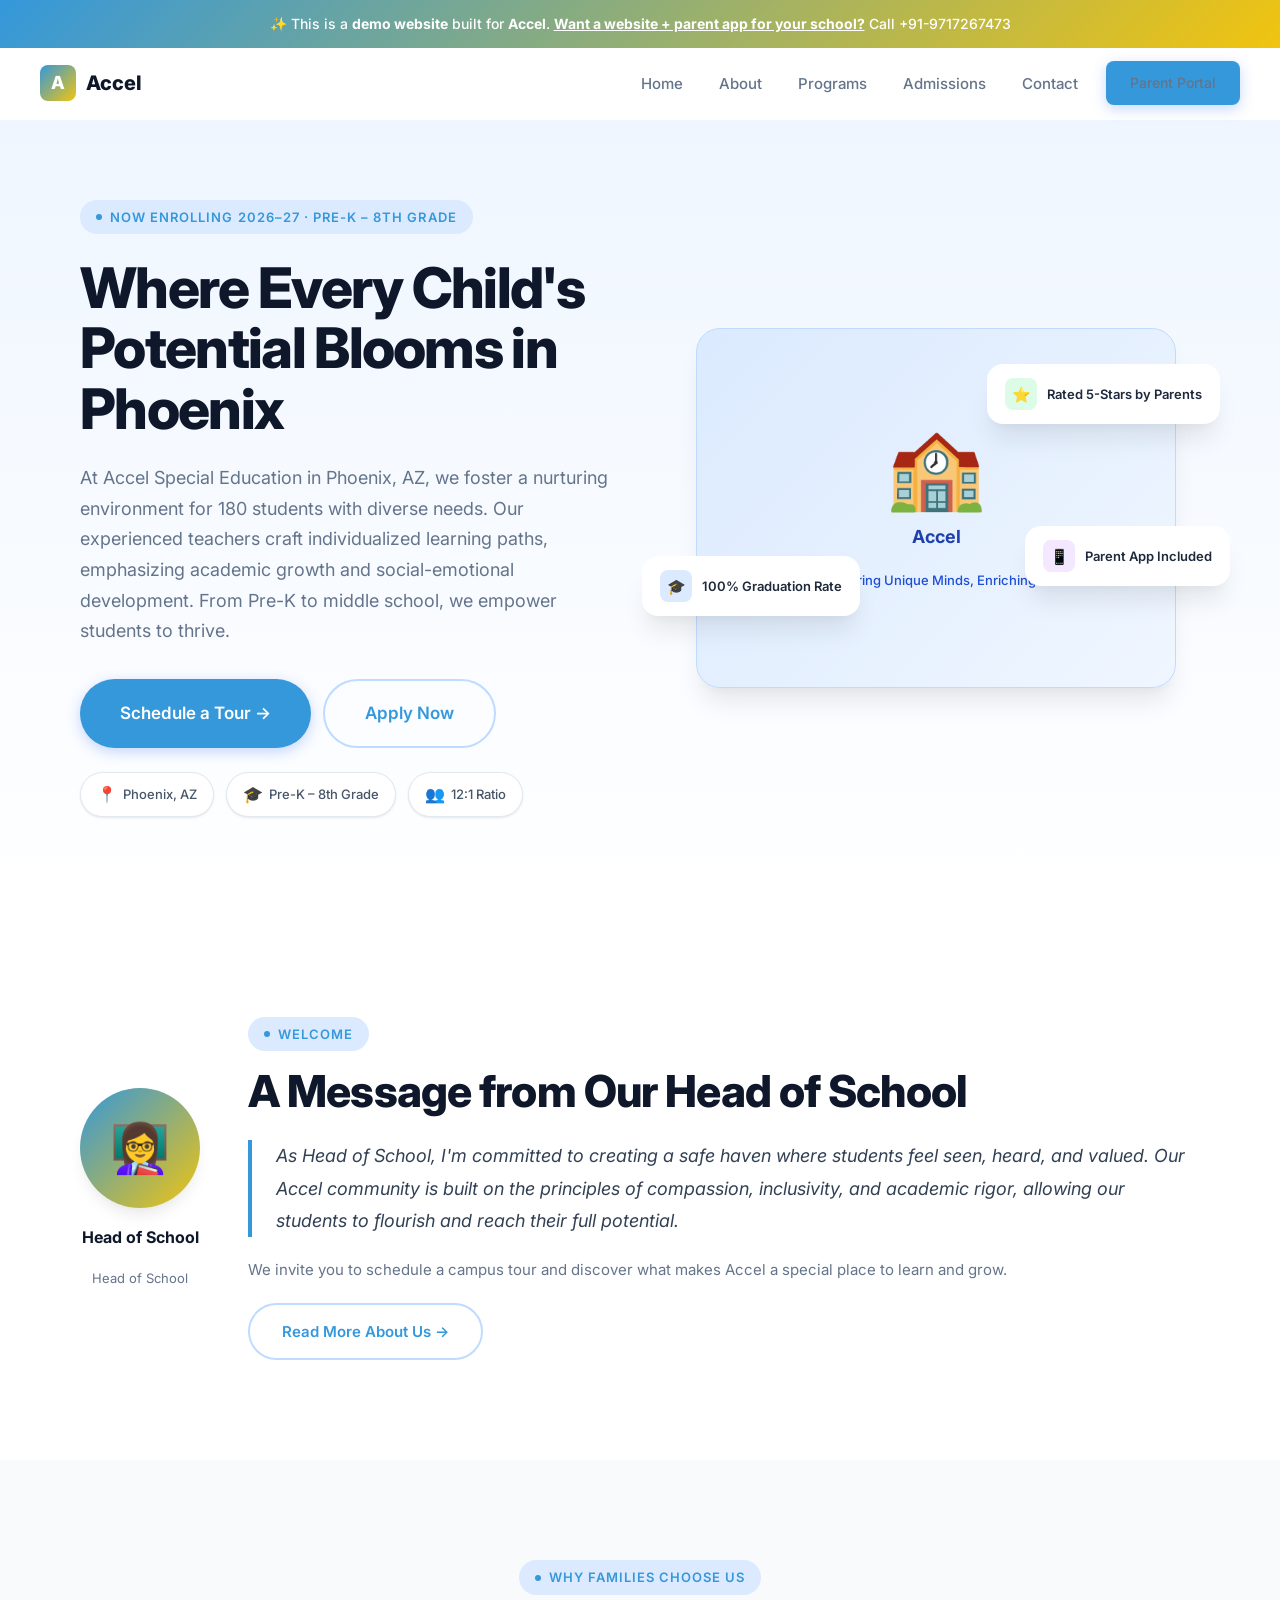
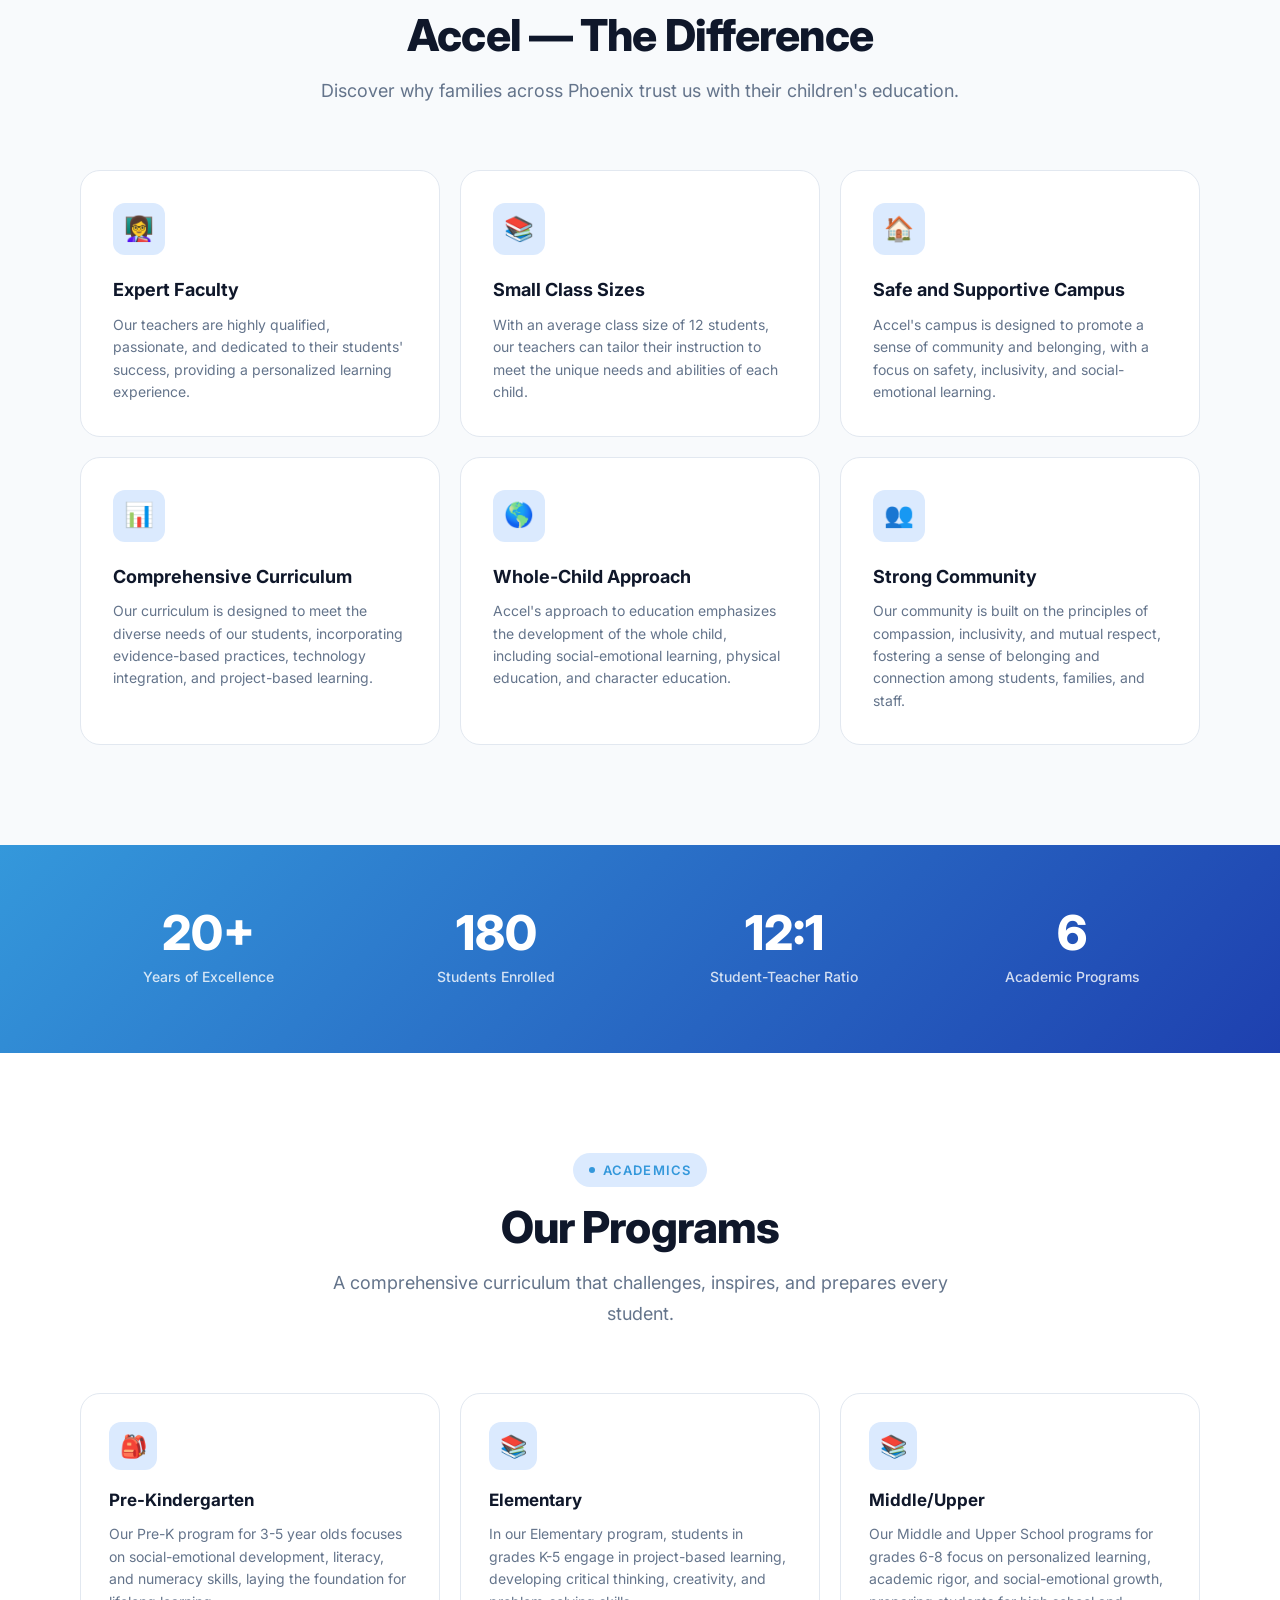
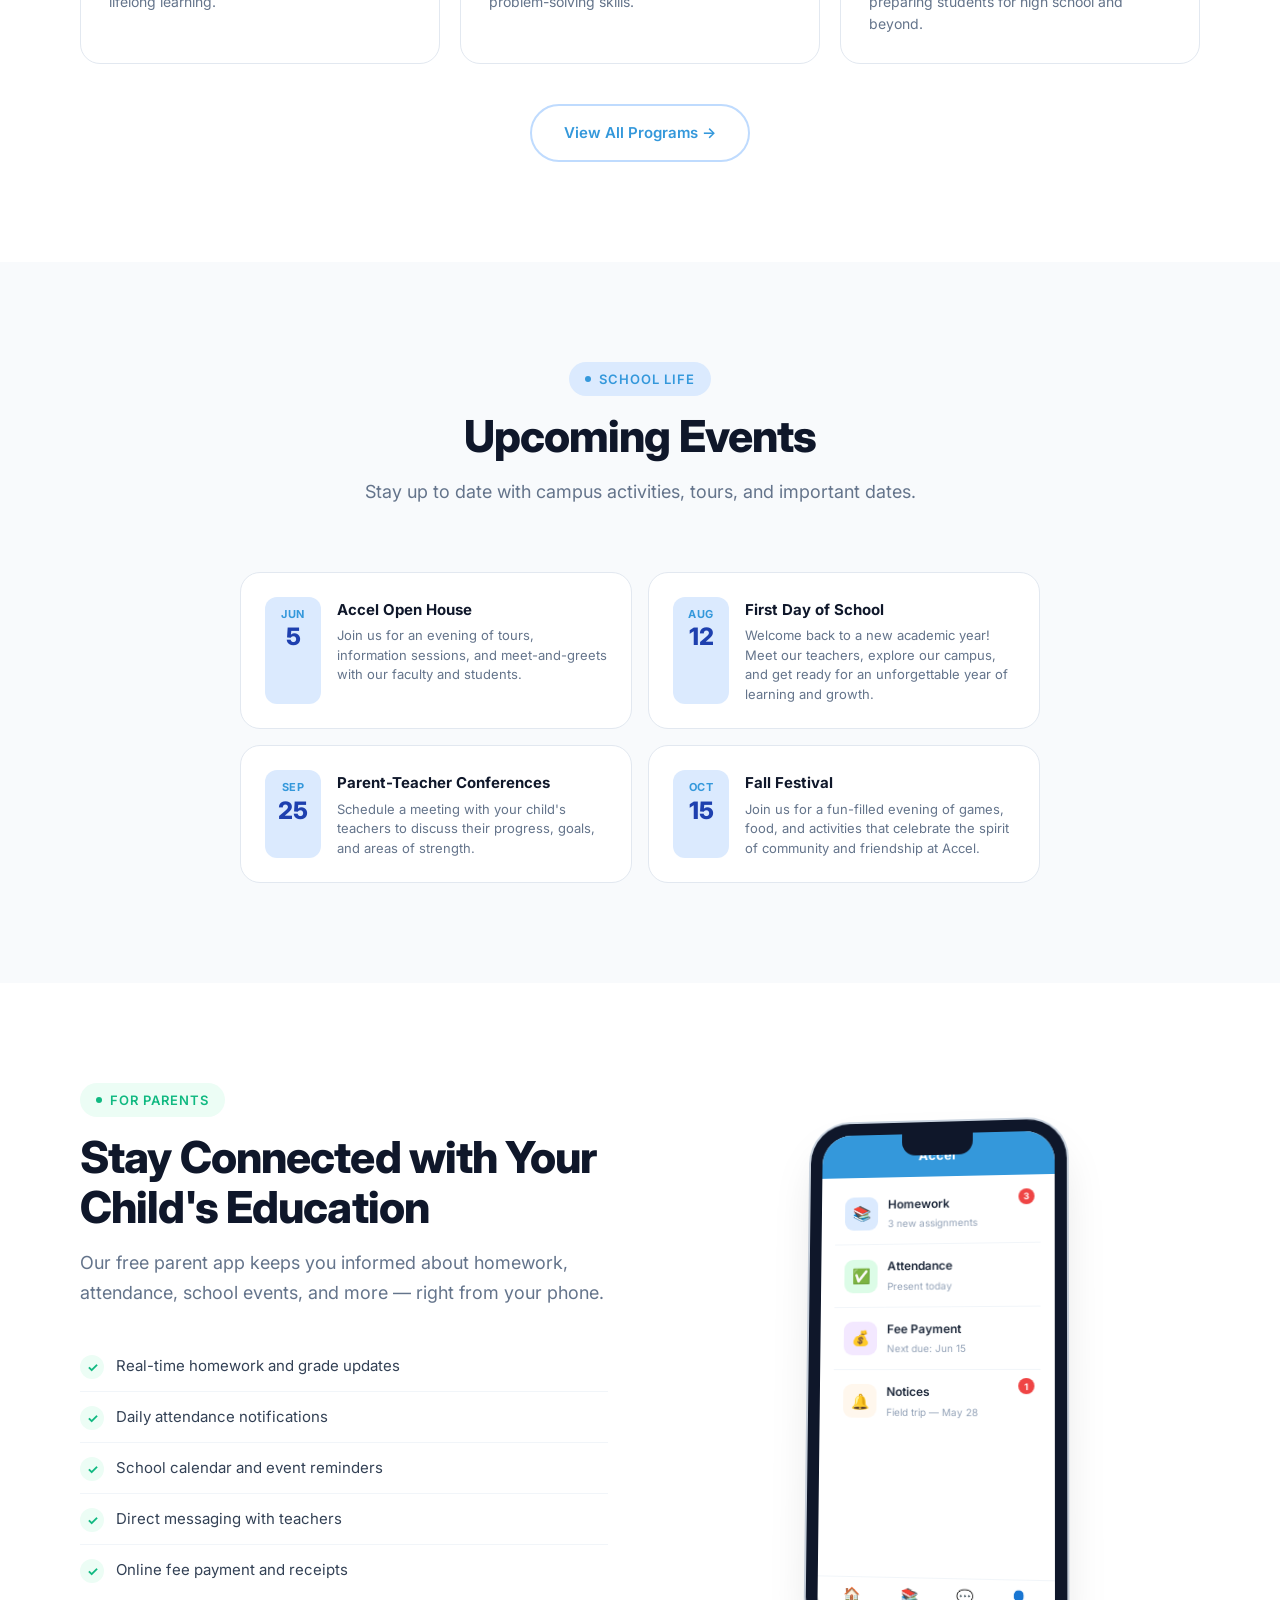
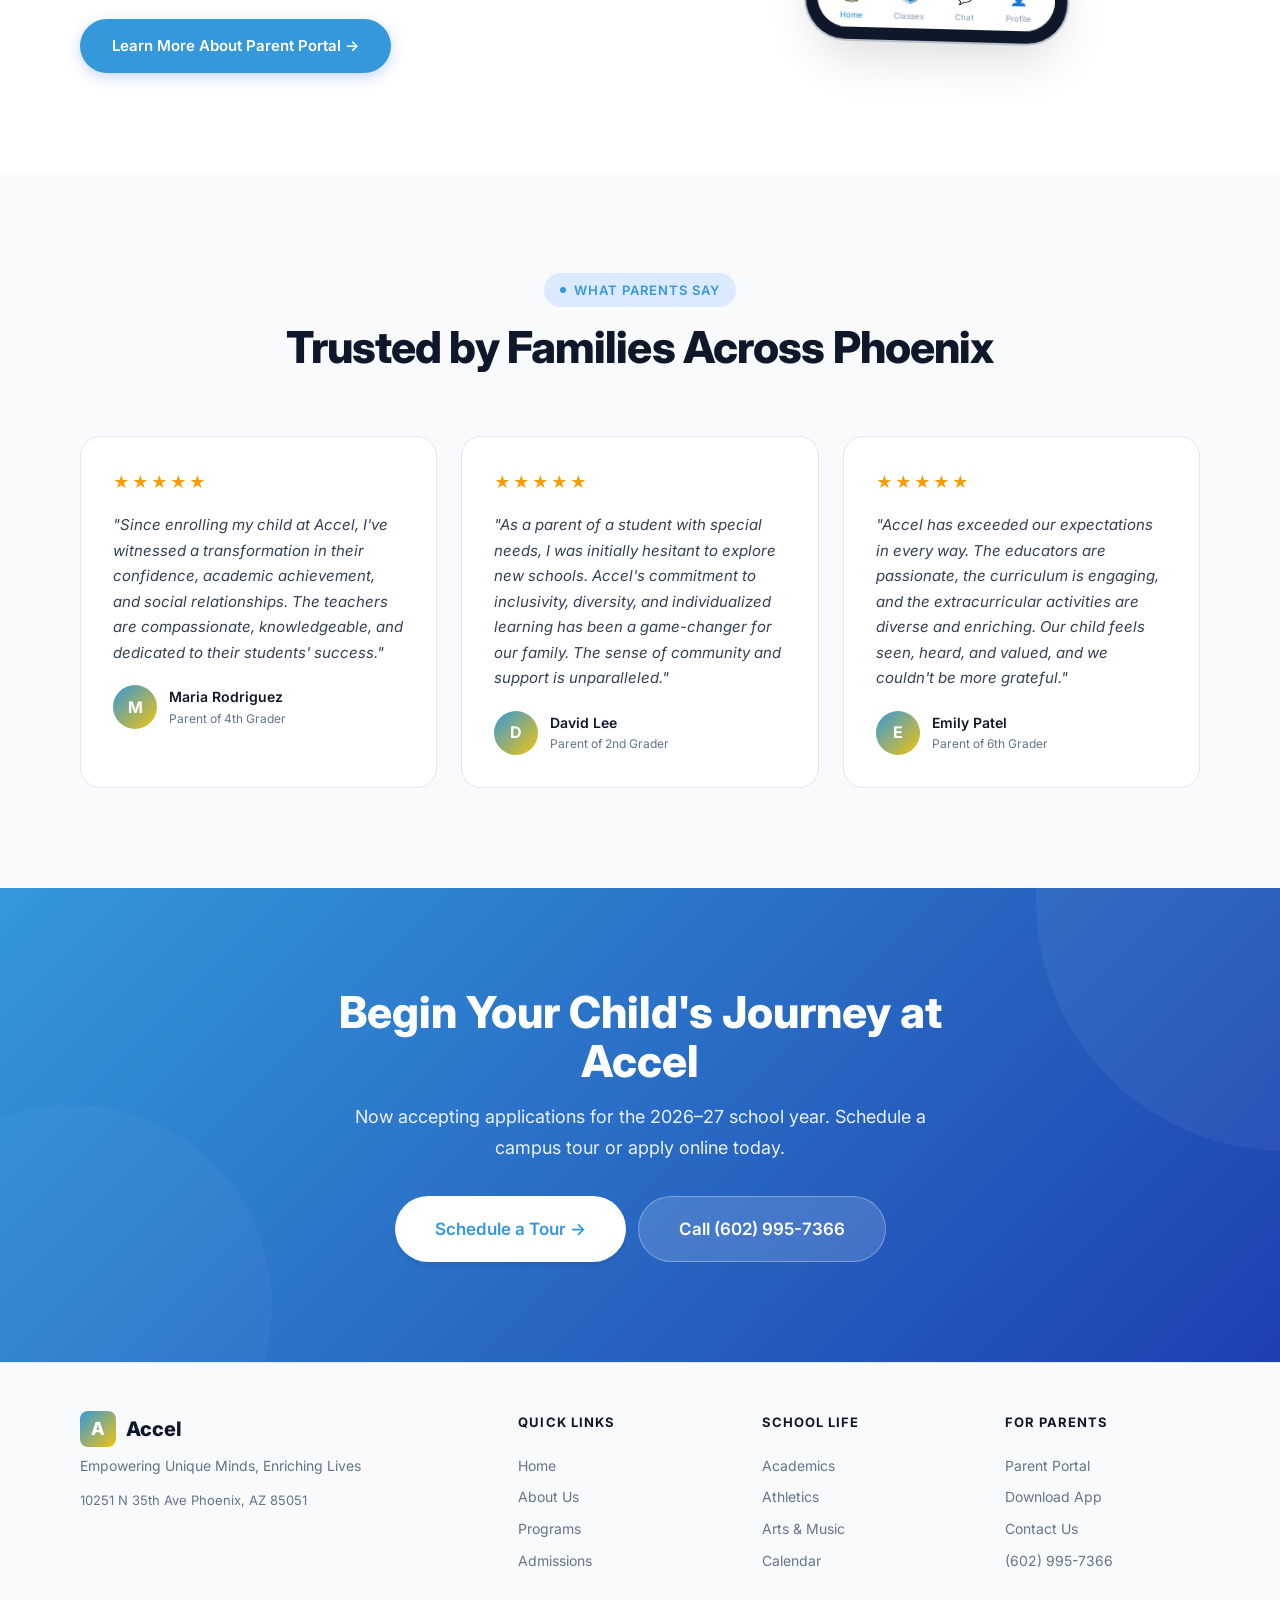
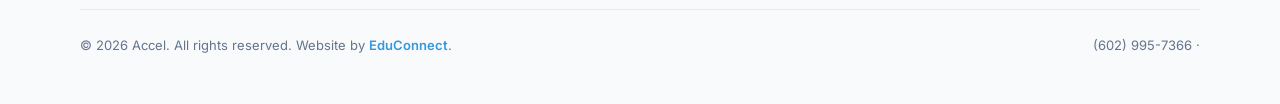
<file: index.html>
<!DOCTYPE html><html lang="en"><head>
  <meta charset="UTF-8"><meta name="viewport" content="width=device-width,initial-scale=1.0">
  <title>Home — Accel</title>
  <meta name="description" content="Home — Accel, a premier school in Phoenix, AZ serving Pre-K – 8th Grade.">
  <meta property="og:title" content="Home — Accel"><meta property="og:type" content="website">
  <link rel="preconnect" href="https://fonts.googleapis.com"><link rel="preconnect" href="https://fonts.gstatic.com" crossorigin>
  <link href="https://fonts.googleapis.com/css2?family=Inter:wght@400;500;600;700;800&display=swap" rel="stylesheet">
  <link rel="stylesheet" href="/styles.css"><script src="/main.js" defer></script>
</head><body><div class="demo-banner">
  ✨ This is a <strong>demo website</strong> built for <strong>Accel</strong>.
  <a href="mailto:bhupender@myfirststepschool.com">Want a website + parent app for your school?</a> Call +91-9717267473
</div>
<nav class="navbar">
  <a href="/" class="logo"><span class="logo-icon">A</span>Accel</a>
  <div class="nav-links">
    <a href="/">Home</a>
    <a href="/about.html">About</a>
    <a href="/programs.html">Programs</a>
    <a href="/admissions.html">Admissions</a>
    <a href="/contact.html">Contact</a>
    <a href="/parents.html" class="btn btn-primary" style="padding:10px 24px;font-size:14px">Parent Portal</a>
  </div>
  <button class="hamburger" aria-label="Toggle menu"><span></span><span></span><span></span></button>
</nav><main>
<section class="hero"><div class="container"><div class="hero-inner">
  <div class="hero-content">
    <div class="badge animate-on-scroll mb-6">Now Enrolling 2026–27 · Pre-K – 8th Grade</div>
    <h1 class="heading-xl animate-on-scroll mb-6">Where Every Child's Potential Blooms in Phoenix</h1>
    <p class="text-lg text-muted animate-on-scroll mb-8">At Accel Special Education in Phoenix, AZ, we foster a nurturing environment for 180 students with diverse needs. Our experienced teachers craft individualized learning paths, emphasizing academic growth and social-emotional development. From Pre-K to middle school, we empower students to thrive.</p>
    <div class="hero-actions animate-on-scroll">
      <a href="/admissions.html" class="btn btn-primary btn-lg">Schedule a Tour →</a>
      <a href="/admissions.html" class="btn btn-outline btn-lg">Apply Now</a>
    </div>
    <div class="hero-info-cards animate-on-scroll" style="margin-top:24px">
      <div class="info-chip"><span class="ic-icon">📍</span> Phoenix, AZ</div>
      <div class="info-chip"><span class="ic-icon">🎓</span> Pre-K – 8th Grade</div>
      <div class="info-chip"><span class="ic-icon">👥</span> 12:1 Ratio</div>
    </div>
  </div>
  <div class="hero-visual animate-on-scroll">
    <div class="school-illustration"><div class="school-illustration-inner">
      <div class="school-building">🏫</div><h3>Accel</h3><p>Empowering Unique Minds, Enriching Lives</p>
    </div></div>
    <div class="float-card card-1"><div class="fc-icon green">⭐</div>Rated 5-Stars by Parents</div>
    <div class="float-card card-2"><div class="fc-icon blue">🎓</div>100% Graduation Rate</div>
    <div class="float-card card-3"><div class="fc-icon purple">📱</div>Parent App Included</div>
  </div>
</div></div></section>

<section class="welcome-section section-padding"><div class="container"><div class="welcome-grid">
  <div class="principal-card animate-on-scroll">
    <div class="principal-avatar">👩‍🏫</div>
    <div class="principal-name">Head of School</div><div class="principal-title">Head of School</div>
  </div>
  <div class="welcome-text animate-on-scroll">
    <div class="badge mb-4">Welcome</div>
    <h2 class="heading-lg mb-6">A Message from Our Head of School</h2>
    <blockquote>As Head of School, I'm committed to creating a safe haven where students feel seen, heard, and valued. Our Accel community is built on the principles of compassion, inclusivity, and academic rigor, allowing our students to flourish and reach their full potential.</blockquote>
    <p>We invite you to schedule a campus tour and discover what makes Accel a special place to learn and grow.</p>
    <a href="/about.html" class="btn btn-outline" style="margin-top:20px">Read More About Us →</a>
  </div>
</div></div></section>

<section class="features-section section-padding"><div class="container">
  <div class="text-center mb-16">
    <div class="badge animate-on-scroll mb-4">Why Families Choose Us</div>
    <h2 class="heading-lg animate-on-scroll mb-4">Accel — The Difference</h2>
    <p class="text-lg text-muted max-w-lg mx-auto animate-on-scroll">Discover why families across Phoenix trust us with their children's education.</p>
  </div>
  <div class="features-grid">
      <div class="feature-card animate-on-scroll stagger-1">
        <div class="feature-icon">👩‍🏫</div><h3>Expert Faculty</h3><p>Our teachers are highly qualified, passionate, and dedicated to their students' success, providing a personalized learning experience.</p>
      </div>
      <div class="feature-card animate-on-scroll stagger-2">
        <div class="feature-icon">📚</div><h3>Small Class Sizes</h3><p>With an average class size of 12 students, our teachers can tailor their instruction to meet the unique needs and abilities of each child.</p>
      </div>
      <div class="feature-card animate-on-scroll stagger-3">
        <div class="feature-icon">🏠</div><h3>Safe and Supportive Campus</h3><p>Accel's campus is designed to promote a sense of community and belonging, with a focus on safety, inclusivity, and social-emotional learning.</p>
      </div>
      <div class="feature-card animate-on-scroll stagger-4">
        <div class="feature-icon">📊</div><h3>Comprehensive Curriculum</h3><p>Our curriculum is designed to meet the diverse needs of our students, incorporating evidence-based practices, technology integration, and project-based learning.</p>
      </div>
      <div class="feature-card animate-on-scroll stagger-5">
        <div class="feature-icon">🌎</div><h3>Whole-Child Approach</h3><p>Accel's approach to education emphasizes the development of the whole child, including social-emotional learning, physical education, and character education.</p>
      </div>
      <div class="feature-card animate-on-scroll stagger-6">
        <div class="feature-icon">👥</div><h3>Strong Community</h3><p>Our community is built on the principles of compassion, inclusivity, and mutual respect, fostering a sense of belonging and connection among students, families, and staff.</p>
      </div></div>
</div></section>

<section class="stats-section"><div class="container"><div class="stats-grid">
  <div class="animate-on-scroll stagger-1"><div class="stat-value" data-count="20" data-suffix="+">0+</div><div class="stat-label">Years of Excellence</div></div>
  <div class="animate-on-scroll stagger-2"><div class="stat-value" data-count="180">0</div><div class="stat-label">Students Enrolled</div></div>
  <div class="animate-on-scroll stagger-3"><div class="stat-value">12:1</div><div class="stat-label">Student-Teacher Ratio</div></div>
  <div class="animate-on-scroll stagger-4"><div class="stat-value" data-count="6">0</div><div class="stat-label">Academic Programs</div></div>
</div></div></section>

<section class="programs-section section-padding"><div class="container">
  <div class="text-center mb-16">
    <div class="badge animate-on-scroll mb-4">Academics</div>
    <h2 class="heading-lg animate-on-scroll mb-4">Our Programs</h2>
    <p class="text-lg text-muted max-w-lg mx-auto animate-on-scroll">A comprehensive curriculum that challenges, inspires, and prepares every student.</p>
  </div>
  <div class="programs-grid">
      <div class="program-card animate-on-scroll stagger-1">
        <div class="program-icon">🎒</div><h3>Pre-Kindergarten</h3><p>Our Pre-K program for 3-5 year olds focuses on social-emotional development, literacy, and numeracy skills, laying the foundation for lifelong learning.</p>
      </div>
      <div class="program-card animate-on-scroll stagger-2">
        <div class="program-icon">📚</div><h3>Elementary</h3><p>In our Elementary program, students in grades K-5 engage in project-based learning, developing critical thinking, creativity, and problem-solving skills.</p>
      </div>
      <div class="program-card animate-on-scroll stagger-3">
        <div class="program-icon">📚</div><h3>Middle/Upper</h3><p>Our Middle and Upper School programs for grades 6-8 focus on personalized learning, academic rigor, and social-emotional growth, preparing students for high school and beyond.</p>
      </div></div>
  <div class="text-center animate-on-scroll" style="margin-top:40px"><a href="/programs.html" class="btn btn-outline">View All Programs →</a></div>
</div></section>

<section class="events-section section-padding"><div class="container">
  <div class="text-center mb-16">
    <div class="badge animate-on-scroll mb-4">School Life</div>
    <h2 class="heading-lg animate-on-scroll mb-4">Upcoming Events</h2>
    <p class="text-lg text-muted max-w-lg mx-auto animate-on-scroll">Stay up to date with campus activities, tours, and important dates.</p>
  </div>
  <div class="events-grid"><div class="event-card animate-on-scroll stagger-1">
        <div class="event-date"><div class="month">Jun</div><div class="day">5</div></div>
        <div class="event-info"><h4>Accel Open House</h4><p>Join us for an evening of tours, information sessions, and meet-and-greets with our faculty and students.</p></div>
      </div><div class="event-card animate-on-scroll stagger-2">
        <div class="event-date"><div class="month">Aug</div><div class="day">12</div></div>
        <div class="event-info"><h4>First Day of School</h4><p>Welcome back to a new academic year! Meet our teachers, explore our campus, and get ready for an unforgettable year of learning and growth.</p></div>
      </div><div class="event-card animate-on-scroll stagger-3">
        <div class="event-date"><div class="month">Sep</div><div class="day">25</div></div>
        <div class="event-info"><h4>Parent-Teacher Conferences</h4><p>Schedule a meeting with your child's teachers to discuss their progress, goals, and areas of strength.</p></div>
      </div><div class="event-card animate-on-scroll stagger-4">
        <div class="event-date"><div class="month">Oct</div><div class="day">15</div></div>
        <div class="event-info"><h4>Fall Festival</h4><p>Join us for a fun-filled evening of games, food, and activities that celebrate the spirit of community and friendship at Accel.</p></div>
      </div></div>
</div></section>

<section class="portal-section section-padding"><div class="container"><div class="portal-grid">
  <div>
    <div class="badge accent animate-on-scroll mb-4">For Parents</div>
    <h2 class="heading-lg animate-on-scroll mb-4">Stay Connected with Your Child's Education</h2>
    <p class="text-lg text-muted animate-on-scroll mb-8">Our free parent app keeps you informed about homework, attendance, school events, and more — right from your phone.</p>
    <ul class="portal-features animate-on-scroll">
      <li><span class="pf-icon">✓</span>Real-time homework and grade updates</li>
      <li><span class="pf-icon">✓</span>Daily attendance notifications</li>
      <li><span class="pf-icon">✓</span>School calendar and event reminders</li>
      <li><span class="pf-icon">✓</span>Direct messaging with teachers</li>
      <li><span class="pf-icon">✓</span>Online fee payment and receipts</li>
    </ul>
    <a href="/parents.html" class="btn btn-primary animate-on-scroll" style="margin-top:24px">Learn More About Parent Portal →</a>
  </div>
  <div class="animate-on-scroll" style="display:flex;justify-content:center">
    <div class="phone-mockup"><div class="phone-screen">
      <div class="phone-status-bar">Accel</div>
      <div class="phone-screen-content">
        <div class="phone-nav-item"><div class="phone-nav-icon blue">📚</div><div><div class="phone-nav-label">Homework</div><div class="phone-nav-sub">3 new assignments</div></div><div class="phone-badge">3</div></div>
        <div class="phone-nav-item"><div class="phone-nav-icon green">✅</div><div><div class="phone-nav-label">Attendance</div><div class="phone-nav-sub">Present today</div></div></div>
        <div class="phone-nav-item"><div class="phone-nav-icon purple">💰</div><div><div class="phone-nav-label">Fee Payment</div><div class="phone-nav-sub">Next due: Jun 15</div></div></div>
        <div class="phone-nav-item"><div class="phone-nav-icon orange">🔔</div><div><div class="phone-nav-label">Notices</div><div class="phone-nav-sub">Field trip — May 28</div></div><div class="phone-badge">1</div></div>
      </div>
      <div class="phone-bottom-bar">
        <div class="phone-tab active"><div style="font-size:14px">🏠</div>Home</div>
        <div class="phone-tab"><div style="font-size:14px">📚</div>Classes</div>
        <div class="phone-tab"><div style="font-size:14px">💬</div>Chat</div>
        <div class="phone-tab"><div style="font-size:14px">👤</div>Profile</div>
      </div>
    </div></div>
  </div>
</div></div></section>

<section class="testimonials-section section-padding"><div class="container">
  <div class="text-center mb-16">
    <div class="badge animate-on-scroll mb-4">What Parents Say</div>
    <h2 class="heading-lg animate-on-scroll mb-4">Trusted by Families Across Phoenix</h2>
  </div>
  <div class="testimonials-grid">
      <div class="testimonial-card animate-on-scroll stagger-1">
        <div class="stars"><span class="star">★</span><span class="star">★</span><span class="star">★</span><span class="star">★</span><span class="star">★</span></div>
        <p class="testimonial-text">"Since enrolling my child at Accel, I've witnessed a transformation in their confidence, academic achievement, and social relationships. The teachers are compassionate, knowledgeable, and dedicated to their students' success."</p>
        <div class="testimonial-author"><div class="author-avatar">M</div>
        <div class="author-info"><div class="author-name">Maria Rodriguez</div><div class="author-role">Parent of 4th Grader</div></div></div>
      </div>
      <div class="testimonial-card animate-on-scroll stagger-2">
        <div class="stars"><span class="star">★</span><span class="star">★</span><span class="star">★</span><span class="star">★</span><span class="star">★</span></div>
        <p class="testimonial-text">"As a parent of a student with special needs, I was initially hesitant to explore new schools. Accel's commitment to inclusivity, diversity, and individualized learning has been a game-changer for our family. The sense of community and support is unparalleled."</p>
        <div class="testimonial-author"><div class="author-avatar">D</div>
        <div class="author-info"><div class="author-name">David Lee</div><div class="author-role">Parent of 2nd Grader</div></div></div>
      </div>
      <div class="testimonial-card animate-on-scroll stagger-3">
        <div class="stars"><span class="star">★</span><span class="star">★</span><span class="star">★</span><span class="star">★</span><span class="star">★</span></div>
        <p class="testimonial-text">"Accel has exceeded our expectations in every way. The educators are passionate, the curriculum is engaging, and the extracurricular activities are diverse and enriching. Our child feels seen, heard, and valued, and we couldn't be more grateful."</p>
        <div class="testimonial-author"><div class="author-avatar">E</div>
        <div class="author-info"><div class="author-name">Emily Patel</div><div class="author-role">Parent of 6th Grader</div></div></div>
      </div></div>
</div></section>

<section class="cta-section"><div class="container"><div class="cta-content animate-on-scroll">
  <h2>Begin Your Child's Journey at Accel</h2>
  <p>Now accepting applications for the 2026–27 school year. Schedule a campus tour or apply online today.</p>
  <div class="cta-actions">
    <a href="/admissions.html" class="btn btn-white btn-lg">Schedule a Tour →</a>
    <a href="tel:(602) 995-7366" class="btn btn-lg" style="background:rgba(255,255,255,.15);color:white;border:1px solid rgba(255,255,255,.3)">Call (602) 995-7366</a>
  </div>
</div></div></section>
</main><footer class="footer">
  <div class="container">
    <div class="footer-grid">
      <div class="footer-brand">
        <div class="logo" style="margin-bottom:8px"><span class="logo-icon">A</span>Accel</div>
        <p>Empowering Unique Minds, Enriching Lives</p>
        <p style="margin-top:12px;font-size:13px">10251 N 35th Ave Phoenix,&nbsp;AZ&nbsp;85051</p>
      </div>
      <div class="footer-col"><h4>Quick Links</h4><a href="/">Home</a><a href="/about.html">About Us</a><a href="/programs.html">Programs</a><a href="/admissions.html">Admissions</a></div>
      <div class="footer-col"><h4>School Life</h4><a href="/programs.html">Academics</a><a href="/programs.html">Athletics</a><a href="/programs.html">Arts &amp; Music</a><a href="/contact.html">Calendar</a></div>
      <div class="footer-col"><h4>For Parents</h4><a href="/parents.html">Parent Portal</a><a href="/parents.html">Download App</a><a href="/contact.html">Contact Us</a><a href="tel:(602) 995-7366">(602) 995-7366</a></div>
    </div>
    <div class="footer-bottom">
      <p>&copy; 2026 Accel. All rights reserved. Website by <a href="mailto:bhupender@myfirststepschool.com">EduConnect</a>.</p>
      <p>(602) 995-7366 &middot; <a href="mailto:"></a></p>
    </div>
  </div>
</footer></body></html>
</file>
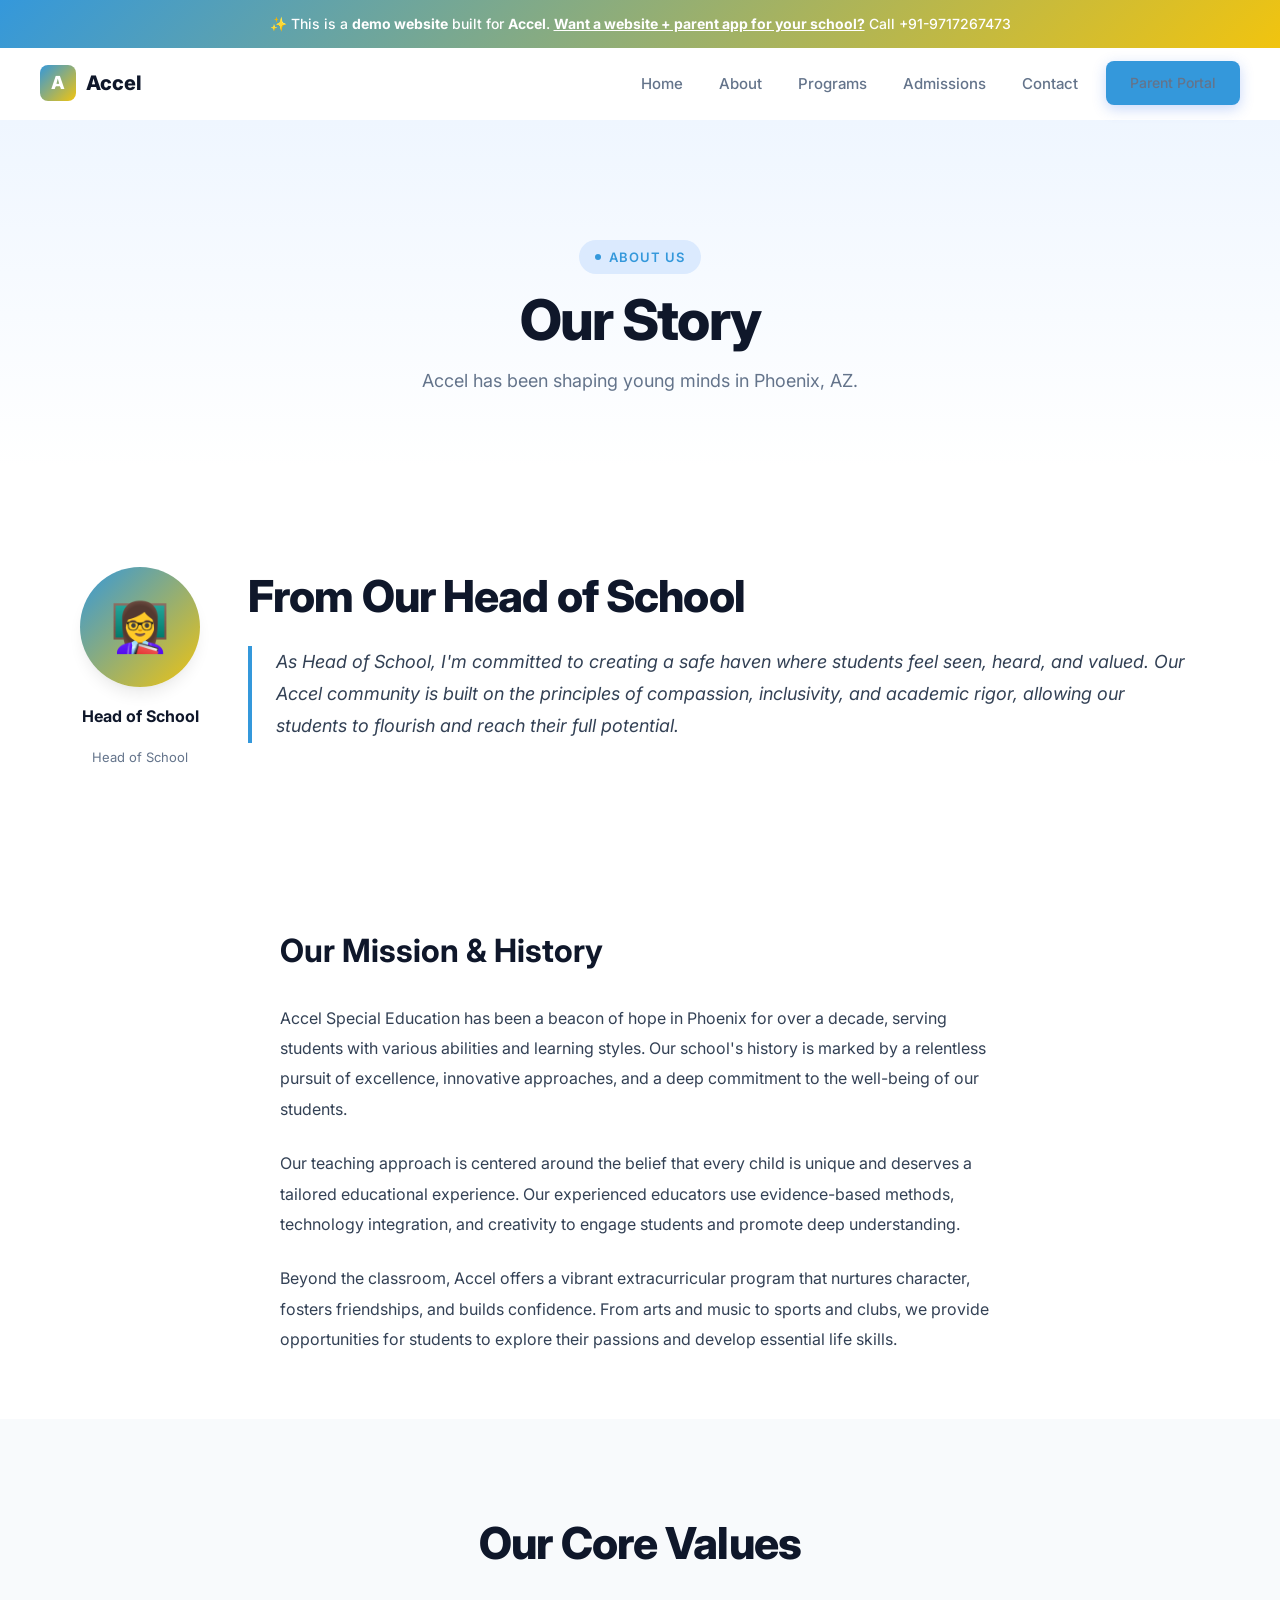
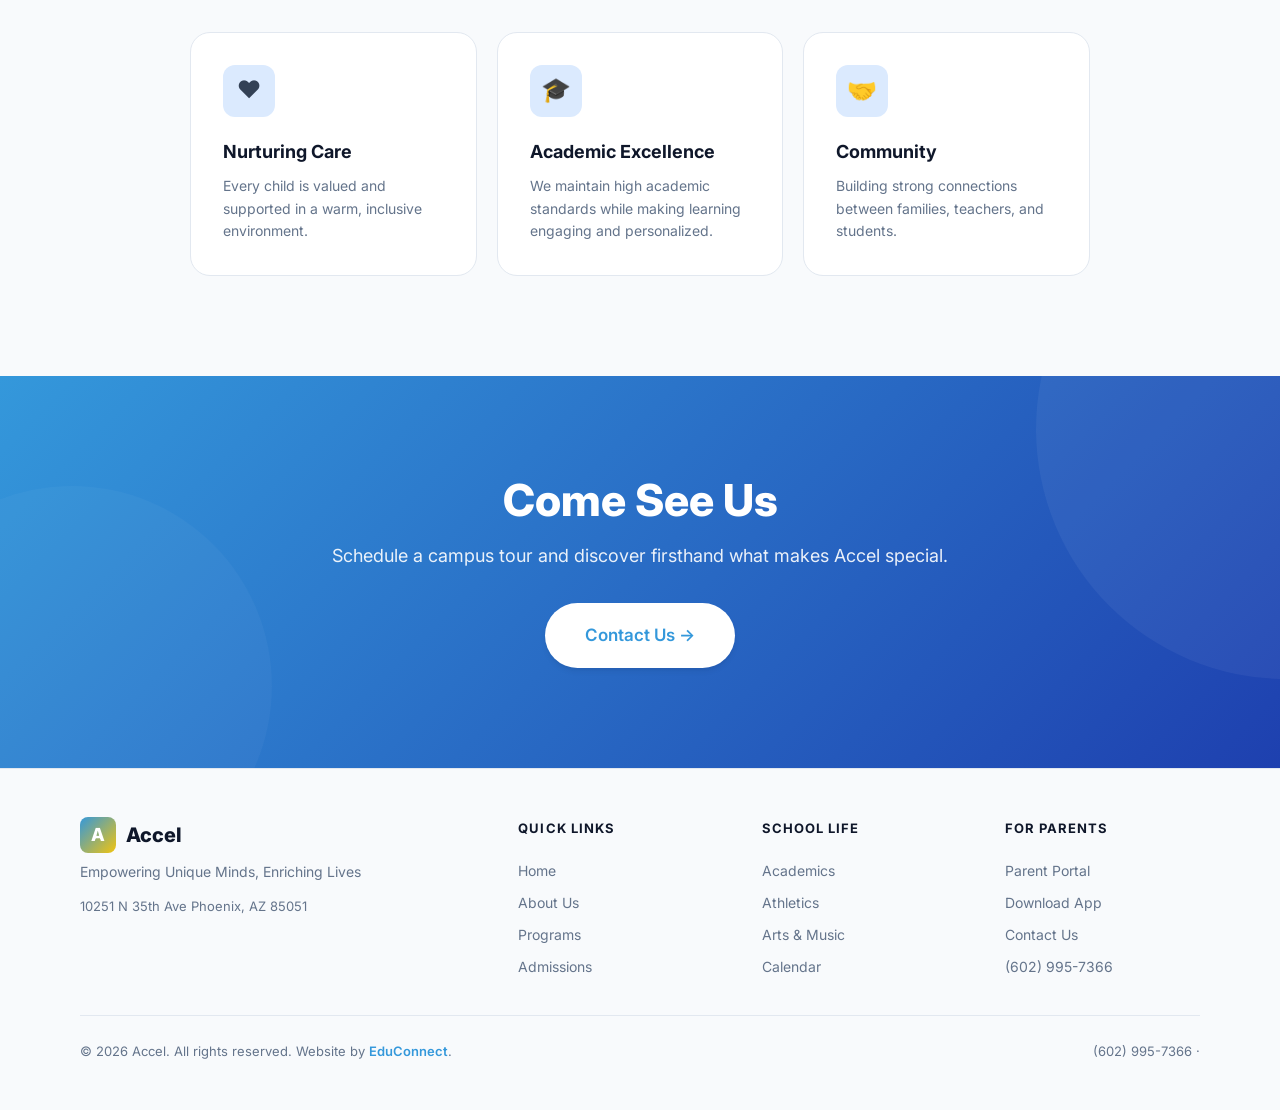
<file: about.html>
<!DOCTYPE html><html lang="en"><head>
  <meta charset="UTF-8"><meta name="viewport" content="width=device-width,initial-scale=1.0">
  <title>About Us — Accel</title>
  <meta name="description" content="About Us — Accel, a premier school in Phoenix, AZ serving Pre-K – 8th Grade.">
  <meta property="og:title" content="About Us — Accel"><meta property="og:type" content="website">
  <link rel="preconnect" href="https://fonts.googleapis.com"><link rel="preconnect" href="https://fonts.gstatic.com" crossorigin>
  <link href="https://fonts.googleapis.com/css2?family=Inter:wght@400;500;600;700;800&display=swap" rel="stylesheet">
  <link rel="stylesheet" href="/styles.css"><script src="/main.js" defer></script>
</head><body><div class="demo-banner">
  ✨ This is a <strong>demo website</strong> built for <strong>Accel</strong>.
  <a href="mailto:bhupender@myfirststepschool.com">Want a website + parent app for your school?</a> Call +91-9717267473
</div>
<nav class="navbar">
  <a href="/" class="logo"><span class="logo-icon">A</span>Accel</a>
  <div class="nav-links">
    <a href="/">Home</a>
    <a href="/about.html">About</a>
    <a href="/programs.html">Programs</a>
    <a href="/admissions.html">Admissions</a>
    <a href="/contact.html">Contact</a>
    <a href="/parents.html" class="btn btn-primary" style="padding:10px 24px;font-size:14px">Parent Portal</a>
  </div>
  <button class="hamburger" aria-label="Toggle menu"><span></span><span></span><span></span></button>
</nav><main>
<section class="page-hero"><div class="container">
  <div class="badge animate-on-scroll mb-4">About Us</div>
  <h1 class="heading-xl animate-on-scroll mb-4">Our Story</h1>
  <p class="text-lg text-muted max-w-lg mx-auto animate-on-scroll">Accel has been shaping young minds in Phoenix, AZ.</p>
</div></section>
<section class="welcome-section section-padding"><div class="container"><div class="welcome-grid">
  <div class="principal-card animate-on-scroll">
    <div class="principal-avatar">👩‍🏫</div>
    <div class="principal-name">Head of School</div><div class="principal-title">Head of School</div>
  </div>
  <div class="welcome-text animate-on-scroll">
    <h2 class="heading-lg mb-6">From Our Head of School</h2>
    <blockquote>As Head of School, I'm committed to creating a safe haven where students feel seen, heard, and valued. Our Accel community is built on the principles of compassion, inclusivity, and academic rigor, allowing our students to flourish and reach their full potential.</blockquote>
  </div>
</div></div></section>
<section class="content-section"><div class="container">
  <h2 class="heading-md animate-on-scroll mb-8">Our Mission &amp; History</h2>
  <p class="animate-on-scroll">Accel Special Education has been a beacon of hope in Phoenix for over a decade, serving students with various abilities and learning styles. Our school's history is marked by a relentless pursuit of excellence, innovative approaches, and a deep commitment to the well-being of our students.</p>
<p class="animate-on-scroll">Our teaching approach is centered around the belief that every child is unique and deserves a tailored educational experience. Our experienced educators use evidence-based methods, technology integration, and creativity to engage students and promote deep understanding.</p>
<p class="animate-on-scroll">Beyond the classroom, Accel offers a vibrant extracurricular program that nurtures character, fosters friendships, and builds confidence. From arts and music to sports and clubs, we provide opportunities for students to explore their passions and develop essential life skills.</p>
</div></section>
<section class="features-section section-padding"><div class="container">
  <div class="text-center mb-16"><h2 class="heading-lg animate-on-scroll mb-4">Our Core Values</h2></div>
  <div class="features-grid" style="max-width:900px;margin:0 auto">
    <div class="feature-card animate-on-scroll stagger-1"><div class="feature-icon">❤️</div><h3>Nurturing Care</h3><p>Every child is valued and supported in a warm, inclusive environment.</p></div>
    <div class="feature-card animate-on-scroll stagger-2"><div class="feature-icon">🎓</div><h3>Academic Excellence</h3><p>We maintain high academic standards while making learning engaging and personalized.</p></div>
    <div class="feature-card animate-on-scroll stagger-3"><div class="feature-icon">🤝</div><h3>Community</h3><p>Building strong connections between families, teachers, and students.</p></div>
  </div>
</div></section>
<section class="cta-section"><div class="container"><div class="cta-content animate-on-scroll">
  <h2>Come See Us</h2>
  <p>Schedule a campus tour and discover firsthand what makes Accel special.</p>
  <div class="cta-actions"><a href="/contact.html" class="btn btn-white btn-lg">Contact Us →</a></div>
</div></div></section>
</main><footer class="footer">
  <div class="container">
    <div class="footer-grid">
      <div class="footer-brand">
        <div class="logo" style="margin-bottom:8px"><span class="logo-icon">A</span>Accel</div>
        <p>Empowering Unique Minds, Enriching Lives</p>
        <p style="margin-top:12px;font-size:13px">10251 N 35th Ave Phoenix,&nbsp;AZ&nbsp;85051</p>
      </div>
      <div class="footer-col"><h4>Quick Links</h4><a href="/">Home</a><a href="/about.html">About Us</a><a href="/programs.html">Programs</a><a href="/admissions.html">Admissions</a></div>
      <div class="footer-col"><h4>School Life</h4><a href="/programs.html">Academics</a><a href="/programs.html">Athletics</a><a href="/programs.html">Arts &amp; Music</a><a href="/contact.html">Calendar</a></div>
      <div class="footer-col"><h4>For Parents</h4><a href="/parents.html">Parent Portal</a><a href="/parents.html">Download App</a><a href="/contact.html">Contact Us</a><a href="tel:(602) 995-7366">(602) 995-7366</a></div>
    </div>
    <div class="footer-bottom">
      <p>&copy; 2026 Accel. All rights reserved. Website by <a href="mailto:bhupender@myfirststepschool.com">EduConnect</a>.</p>
      <p>(602) 995-7366 &middot; <a href="mailto:"></a></p>
    </div>
  </div>
</footer></body></html>
</file>
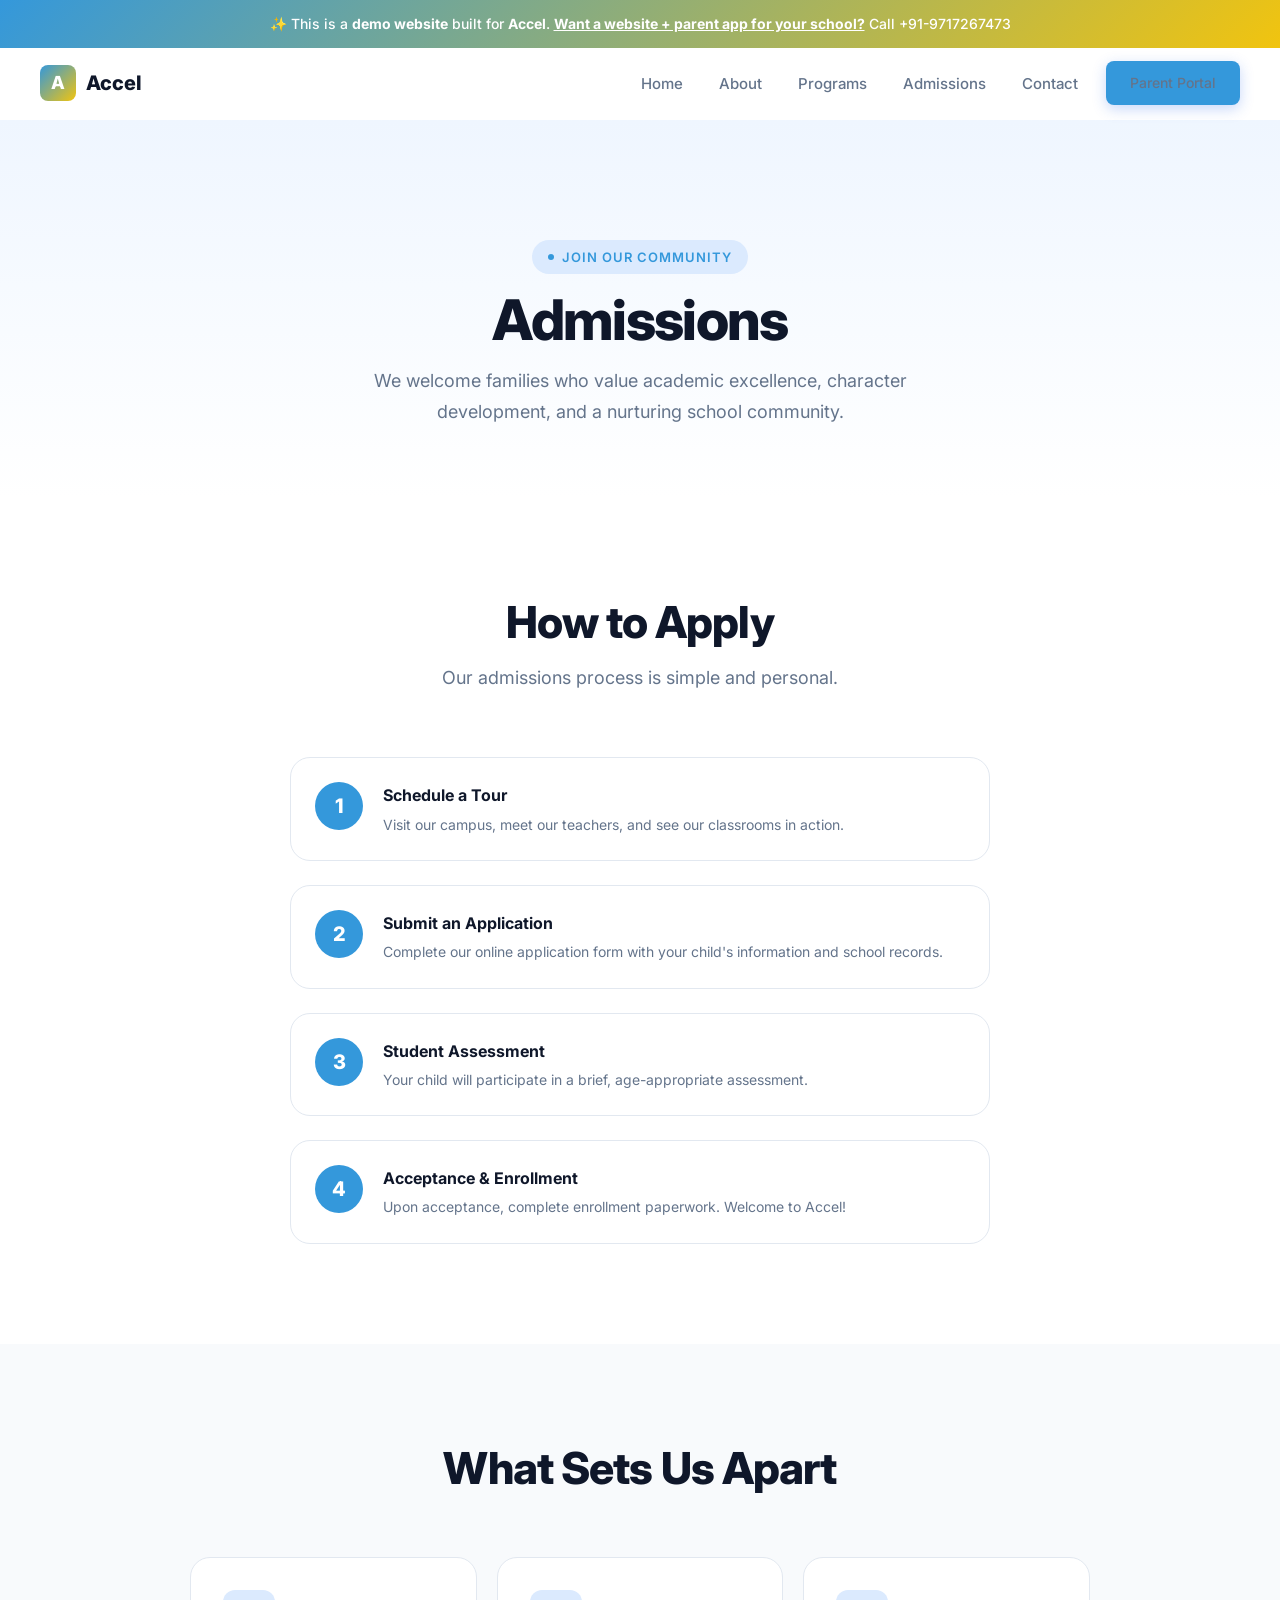
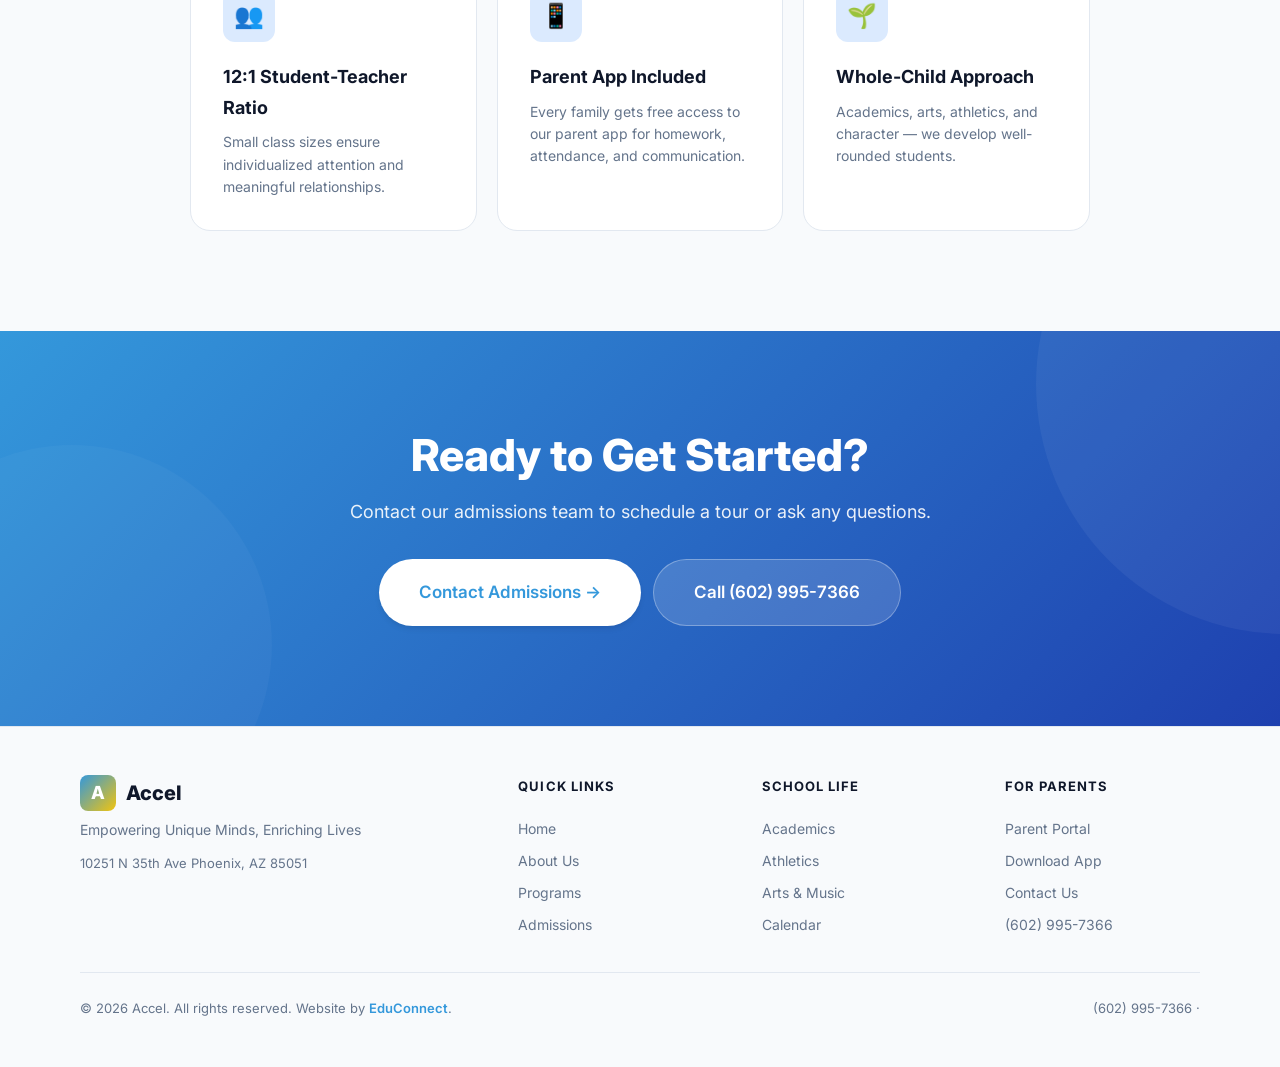
<file: admissions.html>
<!DOCTYPE html><html lang="en"><head>
  <meta charset="UTF-8"><meta name="viewport" content="width=device-width,initial-scale=1.0">
  <title>Admissions — Accel</title>
  <meta name="description" content="Admissions — Accel, a premier school in Phoenix, AZ serving Pre-K – 8th Grade.">
  <meta property="og:title" content="Admissions — Accel"><meta property="og:type" content="website">
  <link rel="preconnect" href="https://fonts.googleapis.com"><link rel="preconnect" href="https://fonts.gstatic.com" crossorigin>
  <link href="https://fonts.googleapis.com/css2?family=Inter:wght@400;500;600;700;800&display=swap" rel="stylesheet">
  <link rel="stylesheet" href="/styles.css"><script src="/main.js" defer></script>
</head><body><div class="demo-banner">
  ✨ This is a <strong>demo website</strong> built for <strong>Accel</strong>.
  <a href="mailto:bhupender@myfirststepschool.com">Want a website + parent app for your school?</a> Call +91-9717267473
</div>
<nav class="navbar">
  <a href="/" class="logo"><span class="logo-icon">A</span>Accel</a>
  <div class="nav-links">
    <a href="/">Home</a>
    <a href="/about.html">About</a>
    <a href="/programs.html">Programs</a>
    <a href="/admissions.html">Admissions</a>
    <a href="/contact.html">Contact</a>
    <a href="/parents.html" class="btn btn-primary" style="padding:10px 24px;font-size:14px">Parent Portal</a>
  </div>
  <button class="hamburger" aria-label="Toggle menu"><span></span><span></span><span></span></button>
</nav><main>
<section class="page-hero"><div class="container">
  <div class="badge animate-on-scroll mb-4">Join Our Community</div>
  <h1 class="heading-xl animate-on-scroll mb-4">Admissions</h1>
  <p class="text-lg text-muted max-w-lg mx-auto animate-on-scroll">We welcome families who value academic excellence, character development, and a nurturing school community.</p>
</div></section>
<section class="section-padding"><div class="container">
  <div class="text-center mb-16">
    <h2 class="heading-lg animate-on-scroll mb-4">How to Apply</h2>
    <p class="text-lg text-muted max-w-lg mx-auto animate-on-scroll">Our admissions process is simple and personal.</p>
  </div>
  <div class="admissions-steps">
    <div class="adm-step animate-on-scroll stagger-1"><div class="adm-step-num">1</div><div><h4>Schedule a Tour</h4><p>Visit our campus, meet our teachers, and see our classrooms in action.</p></div></div>
    <div class="adm-step animate-on-scroll stagger-2"><div class="adm-step-num">2</div><div><h4>Submit an Application</h4><p>Complete our online application form with your child's information and school records.</p></div></div>
    <div class="adm-step animate-on-scroll stagger-3"><div class="adm-step-num">3</div><div><h4>Student Assessment</h4><p>Your child will participate in a brief, age-appropriate assessment.</p></div></div>
    <div class="adm-step animate-on-scroll stagger-4"><div class="adm-step-num">4</div><div><h4>Acceptance &amp; Enrollment</h4><p>Upon acceptance, complete enrollment paperwork. Welcome to Accel!</p></div></div>
  </div>
</div></section>
<section class="features-section section-padding"><div class="container">
  <div class="text-center mb-16"><h2 class="heading-lg animate-on-scroll mb-4">What Sets Us Apart</h2></div>
  <div class="features-grid" style="max-width:900px;margin:0 auto">
    <div class="feature-card animate-on-scroll stagger-1"><div class="feature-icon">👥</div><h3>12:1 Student-Teacher Ratio</h3><p>Small class sizes ensure individualized attention and meaningful relationships.</p></div>
    <div class="feature-card animate-on-scroll stagger-2"><div class="feature-icon">📱</div><h3>Parent App Included</h3><p>Every family gets free access to our parent app for homework, attendance, and communication.</p></div>
    <div class="feature-card animate-on-scroll stagger-3"><div class="feature-icon">🌱</div><h3>Whole-Child Approach</h3><p>Academics, arts, athletics, and character — we develop well-rounded students.</p></div>
  </div>
</div></section>
<section class="cta-section"><div class="container"><div class="cta-content animate-on-scroll">
  <h2>Ready to Get Started?</h2>
  <p>Contact our admissions team to schedule a tour or ask any questions.</p>
  <div class="cta-actions">
    <a href="/contact.html" class="btn btn-white btn-lg">Contact Admissions →</a>
    <a href="tel:(602) 995-7366" class="btn btn-lg" style="background:rgba(255,255,255,.15);color:white;border:1px solid rgba(255,255,255,.3)">Call (602) 995-7366</a>
  </div>
</div></div></section>
</main><footer class="footer">
  <div class="container">
    <div class="footer-grid">
      <div class="footer-brand">
        <div class="logo" style="margin-bottom:8px"><span class="logo-icon">A</span>Accel</div>
        <p>Empowering Unique Minds, Enriching Lives</p>
        <p style="margin-top:12px;font-size:13px">10251 N 35th Ave Phoenix,&nbsp;AZ&nbsp;85051</p>
      </div>
      <div class="footer-col"><h4>Quick Links</h4><a href="/">Home</a><a href="/about.html">About Us</a><a href="/programs.html">Programs</a><a href="/admissions.html">Admissions</a></div>
      <div class="footer-col"><h4>School Life</h4><a href="/programs.html">Academics</a><a href="/programs.html">Athletics</a><a href="/programs.html">Arts &amp; Music</a><a href="/contact.html">Calendar</a></div>
      <div class="footer-col"><h4>For Parents</h4><a href="/parents.html">Parent Portal</a><a href="/parents.html">Download App</a><a href="/contact.html">Contact Us</a><a href="tel:(602) 995-7366">(602) 995-7366</a></div>
    </div>
    <div class="footer-bottom">
      <p>&copy; 2026 Accel. All rights reserved. Website by <a href="mailto:bhupender@myfirststepschool.com">EduConnect</a>.</p>
      <p>(602) 995-7366 &middot; <a href="mailto:"></a></p>
    </div>
  </div>
</footer></body></html>
</file>
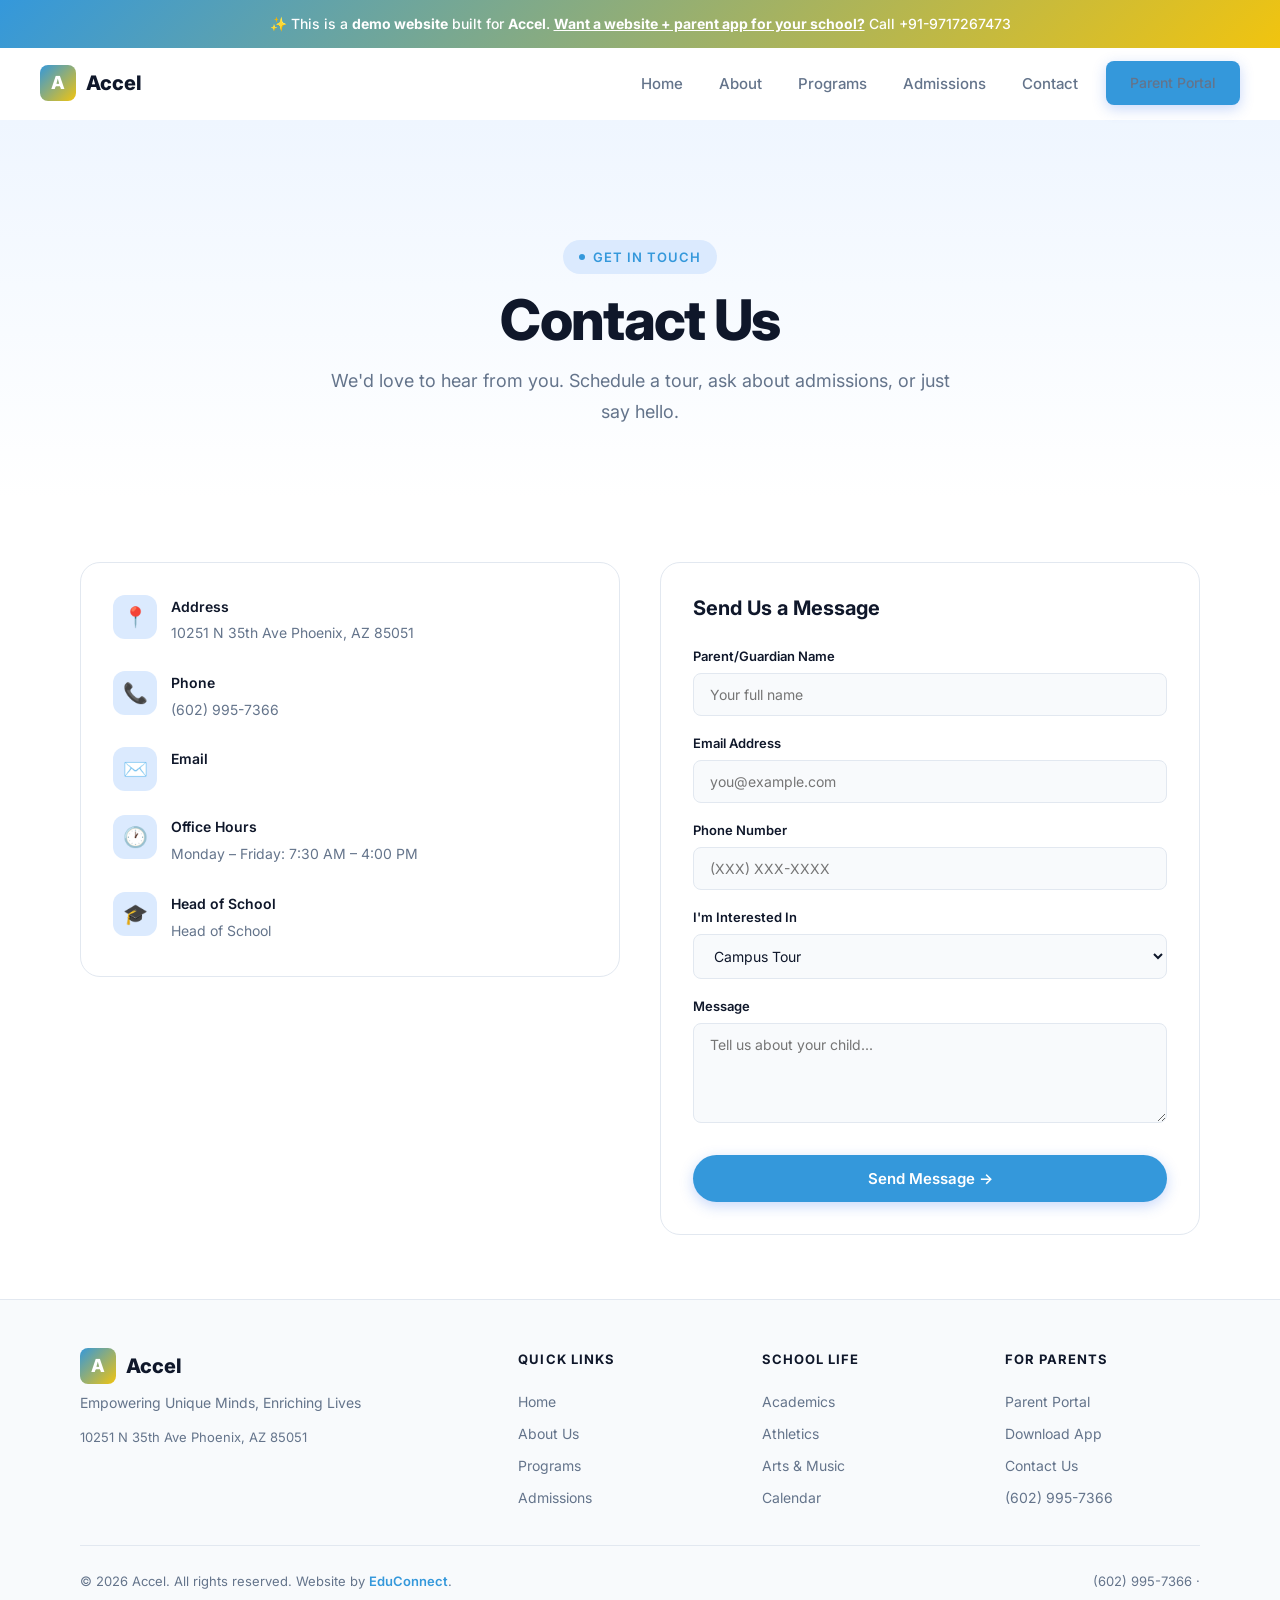
<file: contact.html>
<!DOCTYPE html><html lang="en"><head>
  <meta charset="UTF-8"><meta name="viewport" content="width=device-width,initial-scale=1.0">
  <title>Contact — Accel</title>
  <meta name="description" content="Contact — Accel, a premier school in Phoenix, AZ serving Pre-K – 8th Grade.">
  <meta property="og:title" content="Contact — Accel"><meta property="og:type" content="website">
  <link rel="preconnect" href="https://fonts.googleapis.com"><link rel="preconnect" href="https://fonts.gstatic.com" crossorigin>
  <link href="https://fonts.googleapis.com/css2?family=Inter:wght@400;500;600;700;800&display=swap" rel="stylesheet">
  <link rel="stylesheet" href="/styles.css"><script src="/main.js" defer></script>
</head><body><div class="demo-banner">
  ✨ This is a <strong>demo website</strong> built for <strong>Accel</strong>.
  <a href="mailto:bhupender@myfirststepschool.com">Want a website + parent app for your school?</a> Call +91-9717267473
</div>
<nav class="navbar">
  <a href="/" class="logo"><span class="logo-icon">A</span>Accel</a>
  <div class="nav-links">
    <a href="/">Home</a>
    <a href="/about.html">About</a>
    <a href="/programs.html">Programs</a>
    <a href="/admissions.html">Admissions</a>
    <a href="/contact.html">Contact</a>
    <a href="/parents.html" class="btn btn-primary" style="padding:10px 24px;font-size:14px">Parent Portal</a>
  </div>
  <button class="hamburger" aria-label="Toggle menu"><span></span><span></span><span></span></button>
</nav><main>
<section class="page-hero"><div class="container">
  <div class="badge animate-on-scroll mb-4">Get in Touch</div>
  <h1 class="heading-xl animate-on-scroll mb-4">Contact Us</h1>
  <p class="text-lg text-muted max-w-lg mx-auto animate-on-scroll">We'd love to hear from you. Schedule a tour, ask about admissions, or just say hello.</p>
</div></section>
<section class="content-section"><div class="container" style="max-width:1200px"><div class="contact-grid">
  <div>
    <div class="contact-info-card animate-on-scroll mb-8">
      <div class="contact-item"><div class="contact-icon">📍</div><div><h4>Address</h4><p>10251 N 35th Ave Phoenix,&nbsp;AZ&nbsp;85051</p></div></div>
      <div class="contact-item"><div class="contact-icon">📞</div><div><h4>Phone</h4><p>(602) 995-7366</p></div></div>
      <div class="contact-item"><div class="contact-icon">✉️</div><div><h4>Email</h4><p></p></div></div>
      <div class="contact-item"><div class="contact-icon">🕐</div><div><h4>Office Hours</h4><p>Monday – Friday: 7:30 AM – 4:00 PM</p></div></div>
      <div class="contact-item"><div class="contact-icon">🎓</div><div><h4>Head of School</h4><p>Head of School</p></div></div>
    </div>
  </div>
  <div class="contact-form animate-on-scroll">
    <h3 class="heading-sm mb-6">Send Us a Message</h3>
    <form action="mailto:" method="POST" enctype="text/plain">
      <div class="form-group"><label class="form-label">Parent/Guardian Name</label><input type="text" class="form-input" placeholder="Your full name" required></div>
      <div class="form-group"><label class="form-label">Email Address</label><input type="email" class="form-input" placeholder="you@example.com" required></div>
      <div class="form-group"><label class="form-label">Phone Number</label><input type="tel" class="form-input" placeholder="(XXX) XXX-XXXX"></div>
      <div class="form-group"><label class="form-label">I'm Interested In</label>
        <select class="form-input"><option>Campus Tour</option><option>Admissions Inquiry</option><option>Transfer Student</option><option>General Question</option></select>
      </div>
      <div class="form-group"><label class="form-label">Message</label><textarea class="form-textarea" placeholder="Tell us about your child..." rows="4" required></textarea></div>
      <button type="submit" class="btn btn-primary" style="width:100%">Send Message →</button>
    </form>
  </div>
</div></div></section>
</main><footer class="footer">
  <div class="container">
    <div class="footer-grid">
      <div class="footer-brand">
        <div class="logo" style="margin-bottom:8px"><span class="logo-icon">A</span>Accel</div>
        <p>Empowering Unique Minds, Enriching Lives</p>
        <p style="margin-top:12px;font-size:13px">10251 N 35th Ave Phoenix,&nbsp;AZ&nbsp;85051</p>
      </div>
      <div class="footer-col"><h4>Quick Links</h4><a href="/">Home</a><a href="/about.html">About Us</a><a href="/programs.html">Programs</a><a href="/admissions.html">Admissions</a></div>
      <div class="footer-col"><h4>School Life</h4><a href="/programs.html">Academics</a><a href="/programs.html">Athletics</a><a href="/programs.html">Arts &amp; Music</a><a href="/contact.html">Calendar</a></div>
      <div class="footer-col"><h4>For Parents</h4><a href="/parents.html">Parent Portal</a><a href="/parents.html">Download App</a><a href="/contact.html">Contact Us</a><a href="tel:(602) 995-7366">(602) 995-7366</a></div>
    </div>
    <div class="footer-bottom">
      <p>&copy; 2026 Accel. All rights reserved. Website by <a href="mailto:bhupender@myfirststepschool.com">EduConnect</a>.</p>
      <p>(602) 995-7366 &middot; <a href="mailto:"></a></p>
    </div>
  </div>
</footer></body></html>
</file>
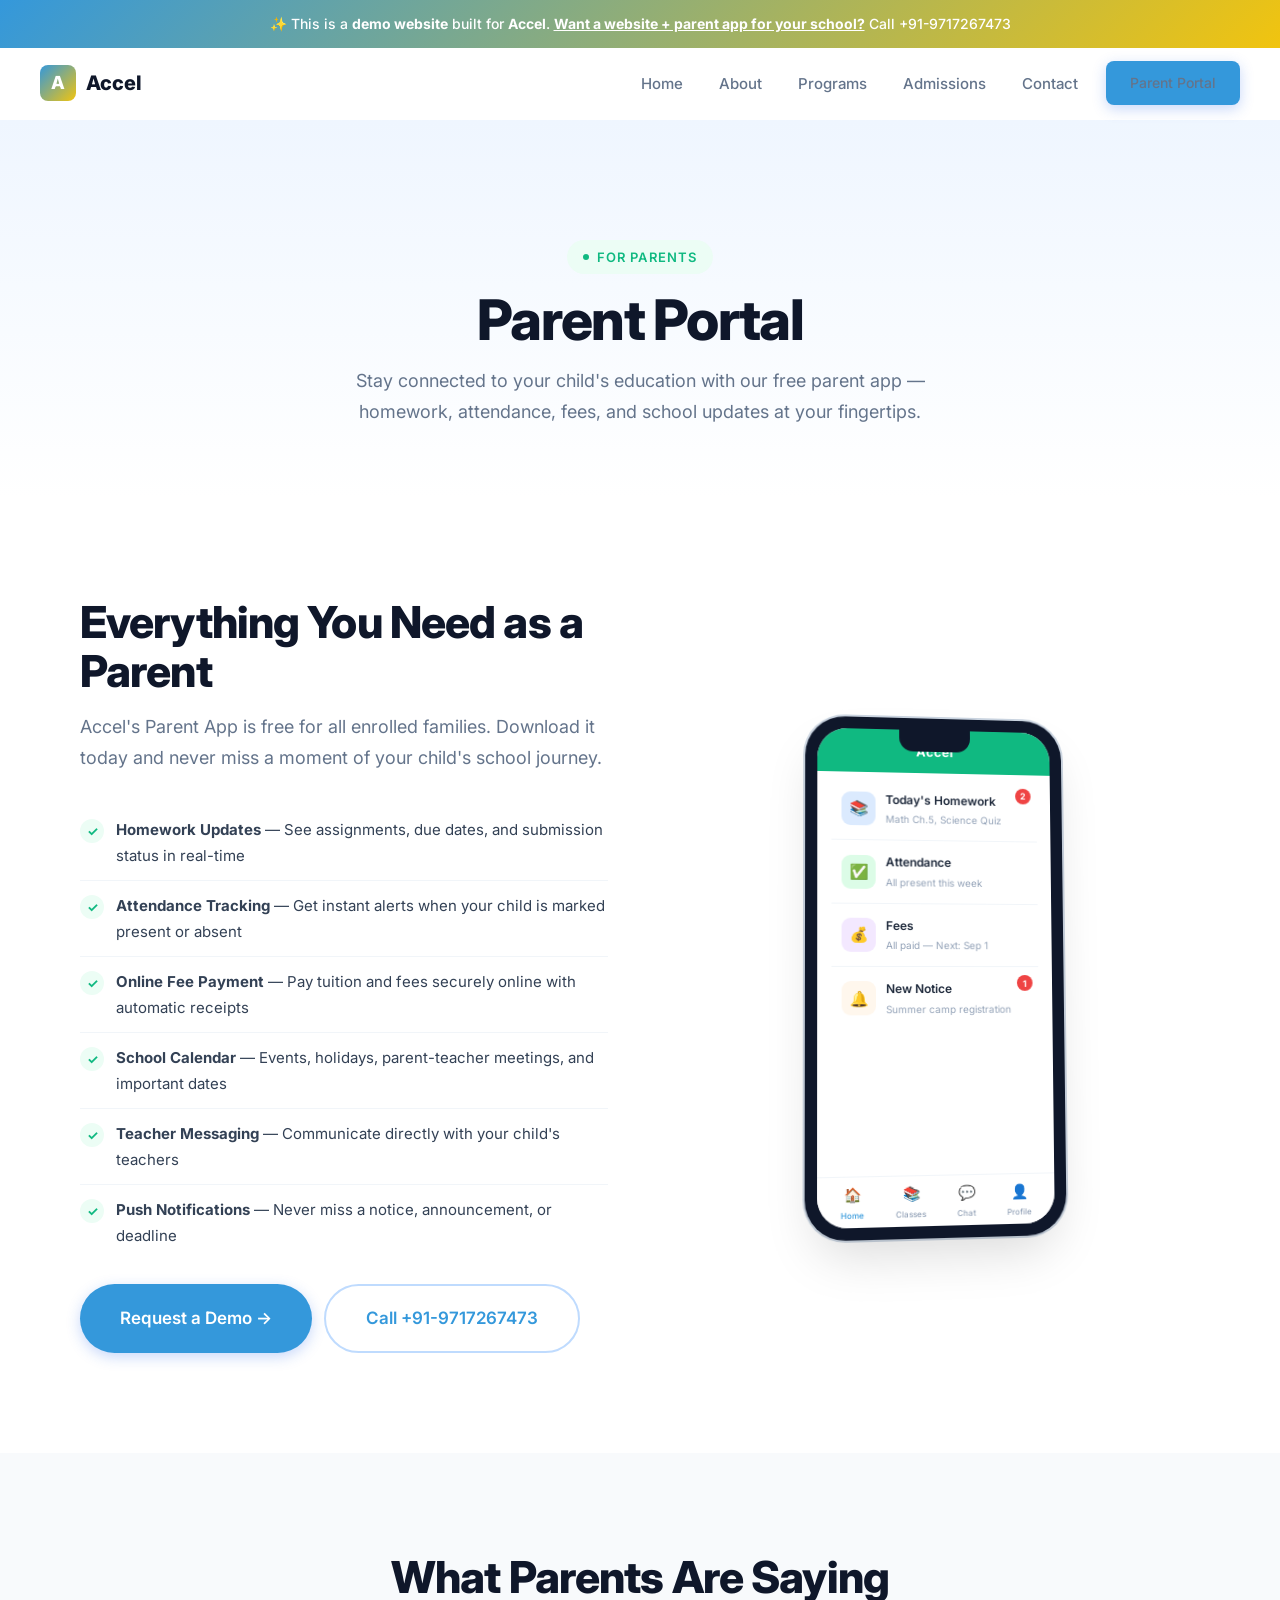
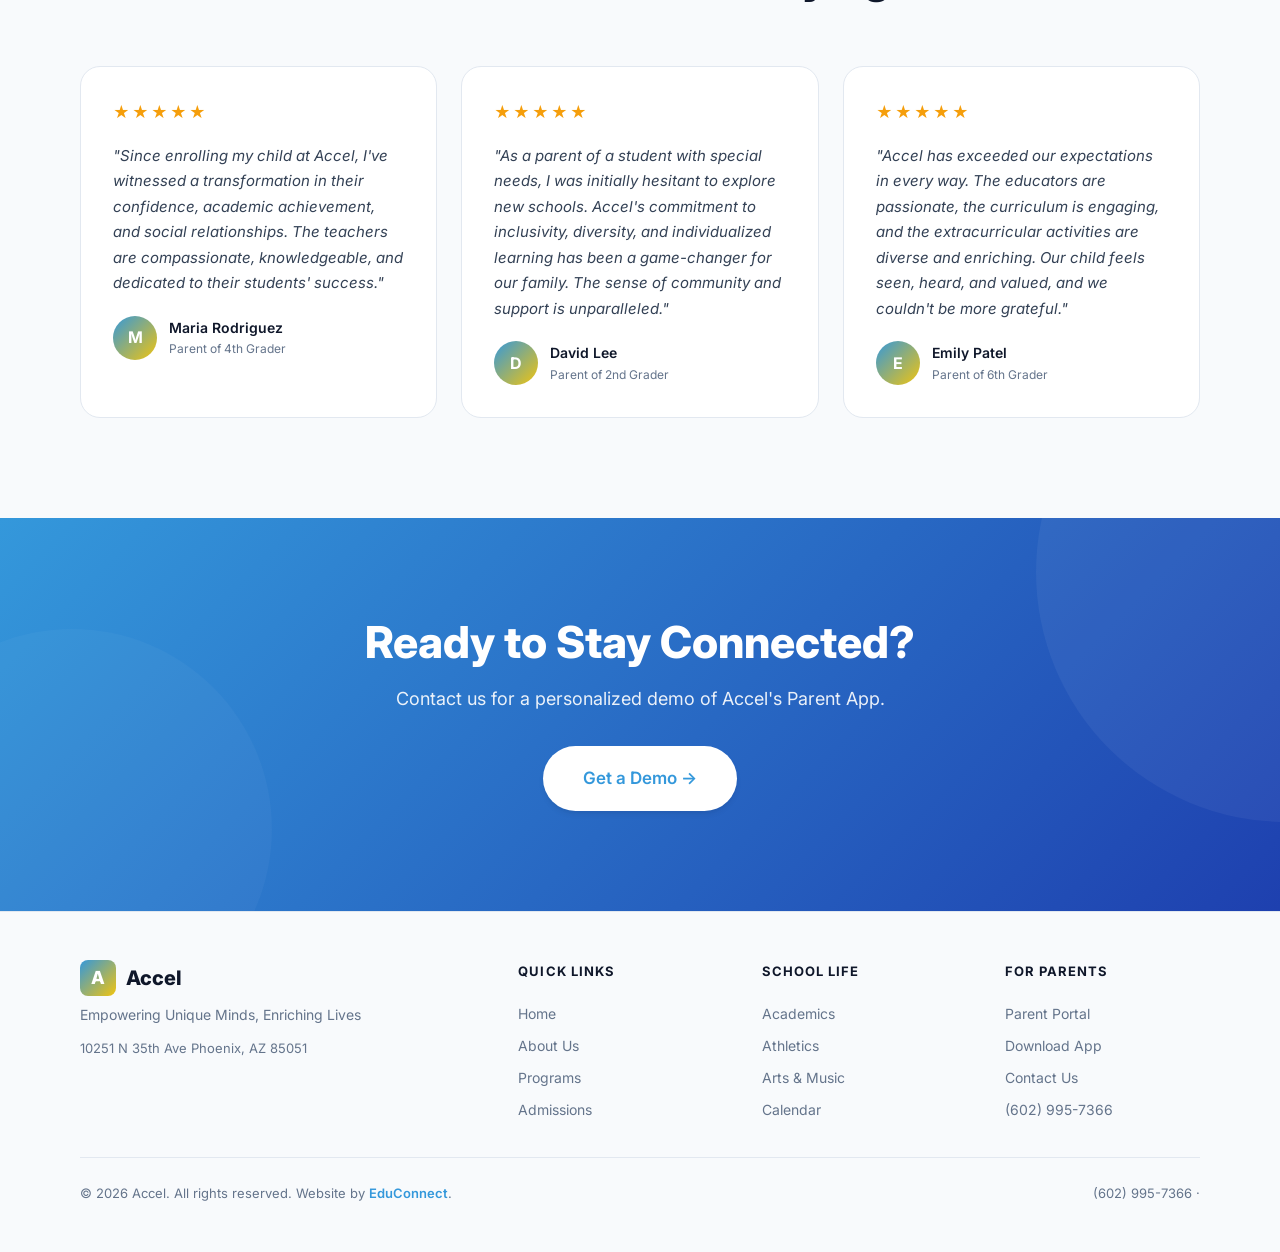
<file: parents.html>
<!DOCTYPE html><html lang="en"><head>
  <meta charset="UTF-8"><meta name="viewport" content="width=device-width,initial-scale=1.0">
  <title>Parent Portal — Accel</title>
  <meta name="description" content="Parent Portal — Accel, a premier school in Phoenix, AZ serving Pre-K – 8th Grade.">
  <meta property="og:title" content="Parent Portal — Accel"><meta property="og:type" content="website">
  <link rel="preconnect" href="https://fonts.googleapis.com"><link rel="preconnect" href="https://fonts.gstatic.com" crossorigin>
  <link href="https://fonts.googleapis.com/css2?family=Inter:wght@400;500;600;700;800&display=swap" rel="stylesheet">
  <link rel="stylesheet" href="/styles.css"><script src="/main.js" defer></script>
</head><body><div class="demo-banner">
  ✨ This is a <strong>demo website</strong> built for <strong>Accel</strong>.
  <a href="mailto:bhupender@myfirststepschool.com">Want a website + parent app for your school?</a> Call +91-9717267473
</div>
<nav class="navbar">
  <a href="/" class="logo"><span class="logo-icon">A</span>Accel</a>
  <div class="nav-links">
    <a href="/">Home</a>
    <a href="/about.html">About</a>
    <a href="/programs.html">Programs</a>
    <a href="/admissions.html">Admissions</a>
    <a href="/contact.html">Contact</a>
    <a href="/parents.html" class="btn btn-primary" style="padding:10px 24px;font-size:14px">Parent Portal</a>
  </div>
  <button class="hamburger" aria-label="Toggle menu"><span></span><span></span><span></span></button>
</nav><main>
<section class="page-hero"><div class="container">
  <div class="badge accent animate-on-scroll mb-4">For Parents</div>
  <h1 class="heading-xl animate-on-scroll mb-4">Parent Portal</h1>
  <p class="text-lg text-muted max-w-lg mx-auto animate-on-scroll">Stay connected to your child's education with our free parent app — homework, attendance, fees, and school updates at your fingertips.</p>
</div></section>
<section class="portal-section section-padding"><div class="container"><div class="portal-grid">
  <div>
    <h2 class="heading-lg animate-on-scroll mb-4">Everything You Need as a Parent</h2>
    <p class="text-lg text-muted animate-on-scroll mb-8">Accel's Parent App is free for all enrolled families. Download it today and never miss a moment of your child's school journey.</p>
    <ul class="portal-features animate-on-scroll">
      <li><span class="pf-icon">✓</span><div><strong>Homework Updates</strong> — See assignments, due dates, and submission status in real-time</div></li>
      <li><span class="pf-icon">✓</span><div><strong>Attendance Tracking</strong> — Get instant alerts when your child is marked present or absent</div></li>
      <li><span class="pf-icon">✓</span><div><strong>Online Fee Payment</strong> — Pay tuition and fees securely online with automatic receipts</div></li>
      <li><span class="pf-icon">✓</span><div><strong>School Calendar</strong> — Events, holidays, parent-teacher meetings, and important dates</div></li>
      <li><span class="pf-icon">✓</span><div><strong>Teacher Messaging</strong> — Communicate directly with your child's teachers</div></li>
      <li><span class="pf-icon">✓</span><div><strong>Push Notifications</strong> — Never miss a notice, announcement, or deadline</div></li>
    </ul>
    <div class="animate-on-scroll" style="display:flex;gap:12px;flex-wrap:wrap;margin-top:24px">
      <a href="mailto:bhupender@myfirststepschool.com?subject=Parent App Demo" class="btn btn-primary btn-lg">Request a Demo →</a>
      <a href="tel:+919717267473" class="btn btn-outline btn-lg">Call +91-9717267473</a>
    </div>
  </div>
  <div class="animate-on-scroll" style="display:flex;justify-content:center">
    <div class="phone-mockup" style="transform:perspective(1000px) rotateY(6deg) rotateX(3deg)"><div class="phone-screen">
      <div class="phone-status-bar" style="background:var(--accent)">Accel</div>
      <div class="phone-screen-content">
        <div class="phone-nav-item"><div class="phone-nav-icon blue">📚</div><div><div class="phone-nav-label">Today's Homework</div><div class="phone-nav-sub">Math Ch.5, Science Quiz</div></div><div class="phone-badge">2</div></div>
        <div class="phone-nav-item"><div class="phone-nav-icon green">✅</div><div><div class="phone-nav-label">Attendance</div><div class="phone-nav-sub">All present this week</div></div></div>
        <div class="phone-nav-item"><div class="phone-nav-icon purple">💰</div><div><div class="phone-nav-label">Fees</div><div class="phone-nav-sub">All paid — Next: Sep 1</div></div></div>
        <div class="phone-nav-item"><div class="phone-nav-icon orange">🔔</div><div><div class="phone-nav-label">New Notice</div><div class="phone-nav-sub">Summer camp registration</div></div><div class="phone-badge">1</div></div>
      </div>
      <div class="phone-bottom-bar">
        <div class="phone-tab active"><div style="font-size:14px">🏠</div>Home</div>
        <div class="phone-tab"><div style="font-size:14px">📚</div>Classes</div>
        <div class="phone-tab"><div style="font-size:14px">💬</div>Chat</div>
        <div class="phone-tab"><div style="font-size:14px">👤</div>Profile</div>
      </div>
    </div></div>
  </div>
</div></div></section>
<section class="testimonials-section section-padding"><div class="container">
  <div class="text-center mb-16"><h2 class="heading-lg animate-on-scroll mb-4">What Parents Are Saying</h2></div>
  <div class="testimonials-grid">
      <div class="testimonial-card animate-on-scroll stagger-1">
        <div class="stars"><span class="star">★</span><span class="star">★</span><span class="star">★</span><span class="star">★</span><span class="star">★</span></div>
        <p class="testimonial-text">"Since enrolling my child at Accel, I've witnessed a transformation in their confidence, academic achievement, and social relationships. The teachers are compassionate, knowledgeable, and dedicated to their students' success."</p>
        <div class="testimonial-author"><div class="author-avatar">M</div>
        <div class="author-info"><div class="author-name">Maria Rodriguez</div><div class="author-role">Parent of 4th Grader</div></div></div>
      </div>
      <div class="testimonial-card animate-on-scroll stagger-2">
        <div class="stars"><span class="star">★</span><span class="star">★</span><span class="star">★</span><span class="star">★</span><span class="star">★</span></div>
        <p class="testimonial-text">"As a parent of a student with special needs, I was initially hesitant to explore new schools. Accel's commitment to inclusivity, diversity, and individualized learning has been a game-changer for our family. The sense of community and support is unparalleled."</p>
        <div class="testimonial-author"><div class="author-avatar">D</div>
        <div class="author-info"><div class="author-name">David Lee</div><div class="author-role">Parent of 2nd Grader</div></div></div>
      </div>
      <div class="testimonial-card animate-on-scroll stagger-3">
        <div class="stars"><span class="star">★</span><span class="star">★</span><span class="star">★</span><span class="star">★</span><span class="star">★</span></div>
        <p class="testimonial-text">"Accel has exceeded our expectations in every way. The educators are passionate, the curriculum is engaging, and the extracurricular activities are diverse and enriching. Our child feels seen, heard, and valued, and we couldn't be more grateful."</p>
        <div class="testimonial-author"><div class="author-avatar">E</div>
        <div class="author-info"><div class="author-name">Emily Patel</div><div class="author-role">Parent of 6th Grader</div></div></div>
      </div></div>
</div></section>
<section class="cta-section"><div class="container"><div class="cta-content animate-on-scroll">
  <h2>Ready to Stay Connected?</h2>
  <p>Contact us for a personalized demo of Accel's Parent App.</p>
  <div class="cta-actions"><a href="mailto:bhupender@myfirststepschool.com?subject=Demo Request" class="btn btn-white btn-lg">Get a Demo →</a></div>
</div></div></section>
</main><footer class="footer">
  <div class="container">
    <div class="footer-grid">
      <div class="footer-brand">
        <div class="logo" style="margin-bottom:8px"><span class="logo-icon">A</span>Accel</div>
        <p>Empowering Unique Minds, Enriching Lives</p>
        <p style="margin-top:12px;font-size:13px">10251 N 35th Ave Phoenix,&nbsp;AZ&nbsp;85051</p>
      </div>
      <div class="footer-col"><h4>Quick Links</h4><a href="/">Home</a><a href="/about.html">About Us</a><a href="/programs.html">Programs</a><a href="/admissions.html">Admissions</a></div>
      <div class="footer-col"><h4>School Life</h4><a href="/programs.html">Academics</a><a href="/programs.html">Athletics</a><a href="/programs.html">Arts &amp; Music</a><a href="/contact.html">Calendar</a></div>
      <div class="footer-col"><h4>For Parents</h4><a href="/parents.html">Parent Portal</a><a href="/parents.html">Download App</a><a href="/contact.html">Contact Us</a><a href="tel:(602) 995-7366">(602) 995-7366</a></div>
    </div>
    <div class="footer-bottom">
      <p>&copy; 2026 Accel. All rights reserved. Website by <a href="mailto:bhupender@myfirststepschool.com">EduConnect</a>.</p>
      <p>(602) 995-7366 &middot; <a href="mailto:"></a></p>
    </div>
  </div>
</footer></body></html>
</file>
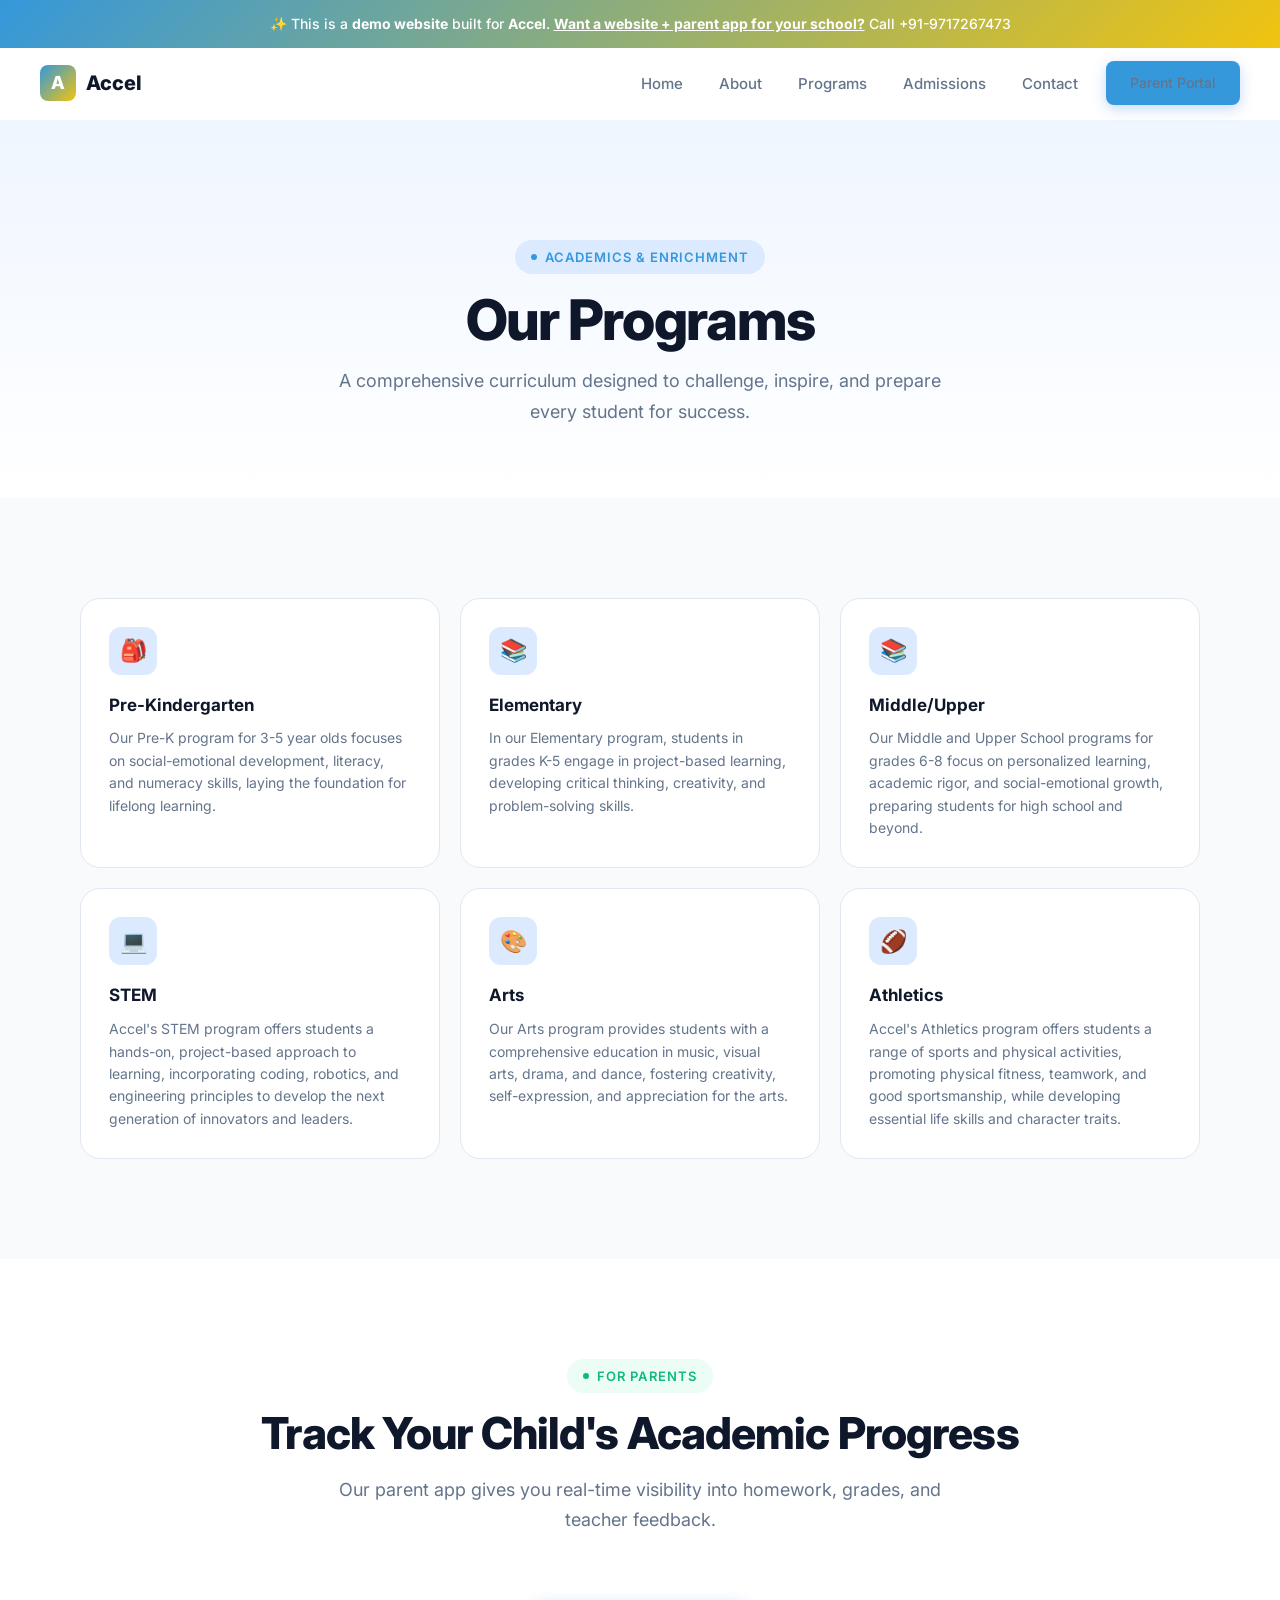
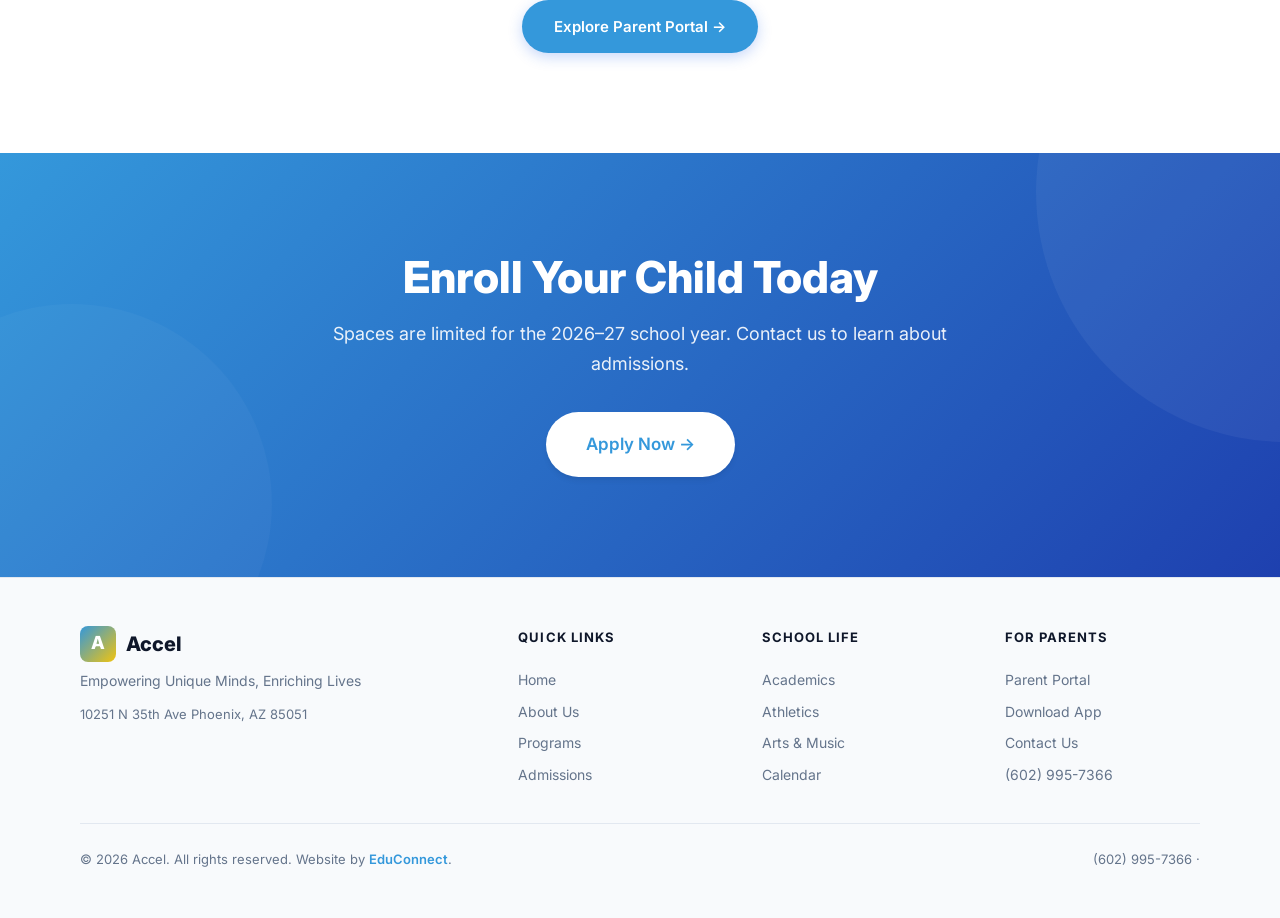
<file: programs.html>
<!DOCTYPE html><html lang="en"><head>
  <meta charset="UTF-8"><meta name="viewport" content="width=device-width,initial-scale=1.0">
  <title>Programs — Accel</title>
  <meta name="description" content="Programs — Accel, a premier school in Phoenix, AZ serving Pre-K – 8th Grade.">
  <meta property="og:title" content="Programs — Accel"><meta property="og:type" content="website">
  <link rel="preconnect" href="https://fonts.googleapis.com"><link rel="preconnect" href="https://fonts.gstatic.com" crossorigin>
  <link href="https://fonts.googleapis.com/css2?family=Inter:wght@400;500;600;700;800&display=swap" rel="stylesheet">
  <link rel="stylesheet" href="/styles.css"><script src="/main.js" defer></script>
</head><body><div class="demo-banner">
  ✨ This is a <strong>demo website</strong> built for <strong>Accel</strong>.
  <a href="mailto:bhupender@myfirststepschool.com">Want a website + parent app for your school?</a> Call +91-9717267473
</div>
<nav class="navbar">
  <a href="/" class="logo"><span class="logo-icon">A</span>Accel</a>
  <div class="nav-links">
    <a href="/">Home</a>
    <a href="/about.html">About</a>
    <a href="/programs.html">Programs</a>
    <a href="/admissions.html">Admissions</a>
    <a href="/contact.html">Contact</a>
    <a href="/parents.html" class="btn btn-primary" style="padding:10px 24px;font-size:14px">Parent Portal</a>
  </div>
  <button class="hamburger" aria-label="Toggle menu"><span></span><span></span><span></span></button>
</nav><main>
<section class="page-hero"><div class="container">
  <div class="badge animate-on-scroll mb-4">Academics &amp; Enrichment</div>
  <h1 class="heading-xl animate-on-scroll mb-4">Our Programs</h1>
  <p class="text-lg text-muted max-w-lg mx-auto animate-on-scroll">A comprehensive curriculum designed to challenge, inspire, and prepare every student for success.</p>
</div></section>
<section class="section-padding" style="background:var(--bg-alt)"><div class="container">
  <div class="programs-grid">
      <div class="program-card animate-on-scroll stagger-1">
        <div class="program-icon">🎒</div><h3>Pre-Kindergarten</h3><p>Our Pre-K program for 3-5 year olds focuses on social-emotional development, literacy, and numeracy skills, laying the foundation for lifelong learning.</p>
      </div>
      <div class="program-card animate-on-scroll stagger-2">
        <div class="program-icon">📚</div><h3>Elementary</h3><p>In our Elementary program, students in grades K-5 engage in project-based learning, developing critical thinking, creativity, and problem-solving skills.</p>
      </div>
      <div class="program-card animate-on-scroll stagger-3">
        <div class="program-icon">📚</div><h3>Middle/Upper</h3><p>Our Middle and Upper School programs for grades 6-8 focus on personalized learning, academic rigor, and social-emotional growth, preparing students for high school and beyond.</p>
      </div>
      <div class="program-card animate-on-scroll stagger-4">
        <div class="program-icon">💻</div><h3>STEM</h3><p>Accel's STEM program offers students a hands-on, project-based approach to learning, incorporating coding, robotics, and engineering principles to develop the next generation of innovators and leaders.</p>
      </div>
      <div class="program-card animate-on-scroll stagger-5">
        <div class="program-icon">🎨</div><h3>Arts</h3><p>Our Arts program provides students with a comprehensive education in music, visual arts, drama, and dance, fostering creativity, self-expression, and appreciation for the arts.</p>
      </div>
      <div class="program-card animate-on-scroll stagger-6">
        <div class="program-icon">🏈</div><h3>Athletics</h3><p>Accel's Athletics program offers students a range of sports and physical activities, promoting physical fitness, teamwork, and good sportsmanship, while developing essential life skills and character traits.</p>
      </div></div>
</div></section>
<section class="portal-section section-padding"><div class="container">
  <div class="text-center mb-16">
    <div class="badge accent animate-on-scroll mb-4">For Parents</div>
    <h2 class="heading-lg animate-on-scroll mb-4">Track Your Child's Academic Progress</h2>
    <p class="text-lg text-muted max-w-lg mx-auto animate-on-scroll">Our parent app gives you real-time visibility into homework, grades, and teacher feedback.</p>
  </div>
  <div class="text-center animate-on-scroll"><a href="/parents.html" class="btn btn-primary">Explore Parent Portal →</a></div>
</div></section>
<section class="cta-section"><div class="container"><div class="cta-content animate-on-scroll">
  <h2>Enroll Your Child Today</h2>
  <p>Spaces are limited for the 2026–27 school year. Contact us to learn about admissions.</p>
  <div class="cta-actions"><a href="/admissions.html" class="btn btn-white btn-lg">Apply Now →</a></div>
</div></div></section>
</main><footer class="footer">
  <div class="container">
    <div class="footer-grid">
      <div class="footer-brand">
        <div class="logo" style="margin-bottom:8px"><span class="logo-icon">A</span>Accel</div>
        <p>Empowering Unique Minds, Enriching Lives</p>
        <p style="margin-top:12px;font-size:13px">10251 N 35th Ave Phoenix,&nbsp;AZ&nbsp;85051</p>
      </div>
      <div class="footer-col"><h4>Quick Links</h4><a href="/">Home</a><a href="/about.html">About Us</a><a href="/programs.html">Programs</a><a href="/admissions.html">Admissions</a></div>
      <div class="footer-col"><h4>School Life</h4><a href="/programs.html">Academics</a><a href="/programs.html">Athletics</a><a href="/programs.html">Arts &amp; Music</a><a href="/contact.html">Calendar</a></div>
      <div class="footer-col"><h4>For Parents</h4><a href="/parents.html">Parent Portal</a><a href="/parents.html">Download App</a><a href="/contact.html">Contact Us</a><a href="tel:(602) 995-7366">(602) 995-7366</a></div>
    </div>
    <div class="footer-bottom">
      <p>&copy; 2026 Accel. All rights reserved. Website by <a href="mailto:bhupender@myfirststepschool.com">EduConnect</a>.</p>
      <p>(602) 995-7366 &middot; <a href="mailto:"></a></p>
    </div>
  </div>
</footer></body></html>
</file>
<file: styles.css>
/* ===== DESIGN SYSTEM — LIGHT PROFESSIONAL ===== */
:root{
  --primary:#3498db;--primary-50:#eff6ff;--primary-100:#dbeafe;--primary-200:#bfdbfe;
  --primary-500:#3498db;--primary-600:#1d4ed8;--primary-700:#1e40af;
  --secondary:#f1c40f;--accent:#10b981;--accent-50:#ecfdf5;
  --white:#fff;--gray-50:#f8fafc;--gray-100:#f1f5f9;--gray-200:#e2e8f0;--gray-300:#cbd5e1;
  --gray-400:#94a3b8;--gray-500:#64748b;--gray-600:#475569;--gray-700:#334155;
  --gray-800:#1e293b;--gray-900:#0f172a;
  --bg:var(--white);--bg-alt:var(--gray-50);--text:var(--gray-700);
  --text-heading:var(--gray-900);--text-muted:var(--gray-500);--border:var(--gray-200);
  --shadow-sm:0 1px 3px rgba(0,0,0,.06),0 1px 2px rgba(0,0,0,.04);
  --shadow-md:0 4px 6px -1px rgba(0,0,0,.07),0 2px 4px -2px rgba(0,0,0,.05);
  --shadow-lg:0 10px 15px -3px rgba(0,0,0,.08),0 4px 6px -4px rgba(0,0,0,.04);
  --shadow-xl:0 20px 25px -5px rgba(0,0,0,.08),0 8px 10px -6px rgba(0,0,0,.04);
  --shadow-2xl:0 25px 50px -12px rgba(0,0,0,.15);
  --shadow-primary:0 4px 14px rgba(37,99,235,.25);
  --radius-sm:8px;--radius-md:12px;--radius-lg:16px;--radius-xl:20px;--radius-2xl:24px;--radius-full:9999px;
  --font:'Inter',-apple-system,BlinkMacSystemFont,'Segoe UI',sans-serif;
}
*,*::before,*::after{margin:0;padding:0;box-sizing:border-box}
html{scroll-behavior:smooth;-webkit-font-smoothing:antialiased}
body{font-family:var(--font);background:var(--bg);color:var(--text);line-height:1.7;overflow-x:hidden;font-size:16px}
a{color:inherit;text-decoration:none}img{max-width:100%;display:block}button{font-family:inherit;cursor:pointer}
.container{max-width:1200px;margin:0 auto;padding:0 24px}
@media(min-width:768px){.container{padding:0 40px}}
.section-padding{padding:80px 0}
@media(min-width:768px){.section-padding{padding:100px 0}}
.badge{display:inline-flex;align-items:center;gap:8px;padding:6px 16px;font-size:13px;font-weight:600;text-transform:uppercase;letter-spacing:.08em;border-radius:var(--radius-full);background:var(--primary-100);color:var(--primary)}
.badge::before{content:'';width:6px;height:6px;border-radius:50%;background:var(--primary);animation:pulse 2s infinite}
.badge.accent{background:var(--accent-50);color:var(--accent)}.badge.accent::before{background:var(--accent)}
.heading-xl{font-size:clamp(32px,5vw,56px);font-weight:800;line-height:1.08;letter-spacing:-.03em;color:var(--text-heading)}
.heading-lg{font-size:clamp(28px,4vw,44px);font-weight:800;line-height:1.12;letter-spacing:-.02em;color:var(--text-heading)}
.heading-md{font-size:clamp(22px,3vw,32px);font-weight:700;line-height:1.2;color:var(--text-heading)}
.heading-sm{font-size:20px;font-weight:700;line-height:1.3;color:var(--text-heading)}
.text-lg{font-size:18px;line-height:1.7;color:var(--text)}
.text-base{font-size:16px;line-height:1.7;color:var(--text)}
.text-sm{font-size:14px;line-height:1.6;color:var(--text-muted)}
.text-center{text-align:center}.text-muted{color:var(--text-muted)}
.gradient-text{background:linear-gradient(135deg,var(--primary),var(--secondary));-webkit-background-clip:text;-webkit-text-fill-color:transparent;background-clip:text}
.max-w-lg{max-width:640px}.mx-auto{margin-left:auto;margin-right:auto}
.mb-4{margin-bottom:16px}.mb-6{margin-bottom:24px}.mb-8{margin-bottom:32px}
.mb-12{margin-bottom:48px}.mb-16{margin-bottom:64px}
.btn{display:inline-flex;align-items:center;justify-content:center;gap:8px;padding:14px 32px;font-size:15px;font-weight:600;border-radius:var(--radius-full);border:none;cursor:pointer;transition:all .25s cubic-bezier(.4,0,.2,1);text-decoration:none;white-space:nowrap}
.btn-primary{background:var(--primary);color:var(--white);box-shadow:var(--shadow-primary)}
.btn-primary:hover{background:var(--primary-600);transform:translateY(-2px);box-shadow:0 8px 24px rgba(37,99,235,.3)}
.btn-lg{padding:18px 40px;font-size:17px}
.btn-outline{background:transparent;color:var(--primary);border:2px solid var(--primary-200)}
.btn-outline:hover{background:var(--primary-50);border-color:var(--primary);transform:translateY(-2px)}
.btn-white{background:var(--white);color:var(--primary);box-shadow:var(--shadow-md)}
.btn-white:hover{transform:translateY(-2px);box-shadow:var(--shadow-lg)}
.demo-banner{background:linear-gradient(135deg,var(--primary),var(--secondary));color:var(--white);text-align:center;padding:12px 24px;font-size:14px;font-weight:500;position:relative;z-index:200}
.demo-banner strong{font-weight:700}.demo-banner a{color:var(--white);text-decoration:underline;font-weight:700}
.navbar{position:sticky;top:0;z-index:100;display:flex;justify-content:space-between;align-items:center;padding:0 24px;height:72px;background:rgba(255,255,255,.92);backdrop-filter:blur(20px) saturate(180%);border-bottom:1px solid transparent;transition:all .3s ease}
@media(min-width:768px){.navbar{padding:0 40px}}
.navbar.scrolled{border-bottom-color:var(--border);box-shadow:var(--shadow-sm)}
.logo{display:flex;align-items:center;gap:10px;font-size:18px;font-weight:800;color:var(--text-heading)}
@media(min-width:768px){.logo{font-size:20px}}
.logo-icon{width:36px;height:36px;border-radius:var(--radius-sm);background:linear-gradient(135deg,var(--primary),var(--secondary));display:flex;align-items:center;justify-content:center;color:white;font-size:18px;font-weight:800}
.nav-links{display:flex;gap:4px;align-items:center}
.nav-links a{padding:8px 16px;font-size:15px;font-weight:500;color:var(--text-muted);border-radius:var(--radius-sm);transition:all .2s ease}
.nav-links a:hover{color:var(--text-heading);background:var(--gray-50)}
.nav-links .btn{margin-left:8px}
.hamburger{display:none;background:none;border:none;padding:8px;min-height:44px;min-width:44px;flex-direction:column;justify-content:center;align-items:center}
.hamburger span{display:block;width:22px;height:2px;background:var(--gray-700);margin:3px 0;transition:all .3s ease;border-radius:2px}
.hamburger.active span:nth-child(1){transform:rotate(45deg) translate(4px,4px)}
.hamburger.active span:nth-child(2){opacity:0}
.hamburger.active span:nth-child(3){transform:rotate(-45deg) translate(4px,-4px)}
@media(max-width:768px){.hamburger{display:flex}.nav-links{display:none;position:fixed;top:72px;left:0;right:0;bottom:0;background:var(--white);flex-direction:column;align-items:center;justify-content:center;gap:16px;z-index:200}.nav-links.open{display:flex}.nav-links a{font-size:18px;padding:12px 24px}}
.hero{position:relative;overflow:hidden;background:linear-gradient(180deg,var(--primary-50) 0%,var(--white) 100%)}
.hero-inner{display:grid;grid-template-columns:1fr;gap:48px;align-items:center;padding:60px 0 80px}
@media(min-width:1024px){.hero-inner{grid-template-columns:1fr 1fr;gap:64px;padding:80px 0 100px}}
.hero-content{max-width:560px}
@media(max-width:1023px){.hero-content{text-align:center;margin:0 auto}}
.hero-actions{display:flex;gap:12px;flex-wrap:wrap}
@media(max-width:1023px){.hero-actions{justify-content:center}}
.hero-visual{display:flex;justify-content:center;align-items:center;position:relative}
.school-illustration{position:relative;width:100%;max-width:480px;aspect-ratio:4/3;border-radius:var(--radius-2xl);overflow:hidden;background:linear-gradient(135deg,var(--primary-100),var(--primary-50));border:1px solid var(--primary-200);box-shadow:var(--shadow-xl)}
.school-illustration-inner{width:100%;height:100%;display:flex;flex-direction:column;align-items:center;justify-content:center;gap:16px;padding:32px}
.school-building{font-size:80px;line-height:1}
.school-illustration h3{font-size:18px;font-weight:700;color:var(--primary-700);text-align:center}
.school-illustration p{font-size:13px;color:var(--primary-600);text-align:center;font-weight:500}
.hero-info-cards{display:flex;gap:12px;flex-wrap:wrap;margin-top:20px}
@media(max-width:1023px){.hero-info-cards{justify-content:center}}
.info-chip{display:flex;align-items:center;gap:6px;padding:8px 16px;background:var(--white);border:1px solid var(--border);border-radius:var(--radius-full);font-size:13px;font-weight:500;color:var(--gray-600);box-shadow:var(--shadow-sm)}
.info-chip .ic-icon{font-size:16px}
.float-card{position:absolute;background:var(--white);border-radius:var(--radius-lg);box-shadow:var(--shadow-xl);padding:14px 18px;display:flex;align-items:center;gap:10px;font-size:13px;font-weight:600;color:var(--gray-800);animation:float-gentle 4s ease-in-out infinite;z-index:5;white-space:nowrap}
.float-card.card-1{top:10%;right:-20px;animation-delay:0s}
.float-card.card-2{bottom:20%;left:-30px;animation-delay:1.5s}
.float-card.card-3{top:55%;right:-30px;animation-delay:3s}
.float-card .fc-icon{width:32px;height:32px;border-radius:8px;display:flex;align-items:center;justify-content:center;font-size:15px}
.float-card .fc-icon.green{background:#dcfce7;color:#16a34a}
.float-card .fc-icon.blue{background:var(--primary-100);color:var(--primary)}
.float-card .fc-icon.purple{background:#f3e8ff;color:#9333ea}
.welcome-section{background:var(--white)}
.welcome-grid{display:grid;grid-template-columns:1fr;gap:40px;align-items:center}
@media(min-width:768px){.welcome-grid{grid-template-columns:auto 1fr;gap:48px}}
.principal-card{display:flex;flex-direction:column;align-items:center;text-align:center;gap:16px}
.principal-avatar{width:120px;height:120px;border-radius:50%;background:linear-gradient(135deg,var(--primary),var(--secondary));display:flex;align-items:center;justify-content:center;font-size:48px;color:white;box-shadow:var(--shadow-lg)}
.principal-name{font-size:16px;font-weight:700;color:var(--text-heading)}
.principal-title{font-size:13px;color:var(--text-muted)}
.welcome-text blockquote{font-size:18px;font-style:italic;color:var(--text);line-height:1.8;border-left:4px solid var(--primary);padding-left:24px;margin-bottom:20px}
.welcome-text p{font-size:15px;color:var(--text-muted);line-height:1.7}
.features-section{background:var(--bg-alt)}
.features-grid{display:grid;grid-template-columns:1fr;gap:20px}
@media(min-width:640px){.features-grid{grid-template-columns:repeat(2,1fr)}}
@media(min-width:1024px){.features-grid{grid-template-columns:repeat(3,1fr)}}
.feature-card{position:relative;padding:32px;border-radius:var(--radius-xl);background:var(--white);border:1px solid var(--border);transition:all .3s ease;overflow:hidden}
.feature-card:hover{transform:translateY(-4px);box-shadow:var(--shadow-lg);border-color:var(--primary-200)}
.feature-icon{width:52px;height:52px;border-radius:var(--radius-md);background:var(--primary-100);display:flex;align-items:center;justify-content:center;margin-bottom:20px;font-size:24px;transition:transform .3s ease}
.feature-card:hover .feature-icon{transform:scale(1.1)}
.feature-card h3{font-size:18px;font-weight:700;color:var(--text-heading);margin-bottom:8px}
.feature-card p{font-size:14px;color:var(--text-muted);line-height:1.6}
.programs-section{background:var(--white)}
.programs-grid{display:grid;grid-template-columns:1fr;gap:20px}
@media(min-width:640px){.programs-grid{grid-template-columns:repeat(2,1fr)}}
@media(min-width:1024px){.programs-grid{grid-template-columns:repeat(3,1fr)}}
.program-card{padding:28px;border-radius:var(--radius-xl);background:var(--white);border:1px solid var(--border);transition:all .3s ease;position:relative;overflow:hidden}
.program-card::before{content:'';position:absolute;top:0;left:0;right:0;height:3px;background:linear-gradient(90deg,var(--primary),var(--secondary));transform:scaleX(0);transform-origin:left;transition:transform .3s ease}
.program-card:hover{transform:translateY(-4px);box-shadow:var(--shadow-lg);border-color:var(--primary-200)}
.program-card:hover::before{transform:scaleX(1)}
.program-icon{width:48px;height:48px;border-radius:var(--radius-md);background:var(--primary-100);display:flex;align-items:center;justify-content:center;margin-bottom:16px;font-size:22px}
.program-card h3{font-size:17px;font-weight:700;color:var(--text-heading);margin-bottom:8px}
.program-card p{font-size:14px;color:var(--text-muted);line-height:1.6}
.stats-section{background:linear-gradient(135deg,var(--primary),var(--primary-700));color:var(--white);padding:64px 0}
.stats-grid{display:grid;grid-template-columns:repeat(2,1fr);gap:32px;text-align:center}
@media(min-width:768px){.stats-grid{grid-template-columns:repeat(4,1fr)}}
.stat-value{font-size:clamp(32px,4vw,48px);font-weight:800;line-height:1}
.stat-label{font-size:14px;opacity:.8;margin-top:8px;font-weight:500}
.events-section{background:var(--bg-alt)}
.events-grid{display:grid;grid-template-columns:1fr;gap:16px;max-width:800px;margin:0 auto}
@media(min-width:640px){.events-grid{grid-template-columns:repeat(2,1fr)}}
.event-card{display:flex;gap:16px;padding:24px;border-radius:var(--radius-xl);background:var(--white);border:1px solid var(--border);transition:all .3s ease}
.event-card:hover{box-shadow:var(--shadow-md);border-color:var(--primary-200)}
.event-date{min-width:56px;text-align:center;padding:8px;border-radius:var(--radius-md);background:var(--primary-100)}
.event-date .month{font-size:11px;font-weight:700;text-transform:uppercase;color:var(--primary);letter-spacing:.05em}
.event-date .day{font-size:24px;font-weight:800;color:var(--primary-700);line-height:1.2}
.event-info h4{font-size:15px;font-weight:700;color:var(--text-heading);margin-bottom:4px}
.event-info p{font-size:13px;color:var(--text-muted);line-height:1.5}
.portal-section{background:var(--white)}
.portal-grid{display:grid;grid-template-columns:1fr;gap:48px;align-items:center}
@media(min-width:1024px){.portal-grid{grid-template-columns:1fr 1fr;gap:64px}}
.phone-mockup{position:relative;width:260px;height:520px;background:var(--gray-900);border-radius:40px;padding:12px;box-shadow:var(--shadow-2xl),0 0 0 2px var(--gray-300);margin:0 auto;transform:perspective(1000px) rotateY(-6deg) rotateX(3deg)}
.phone-mockup::before{content:'';position:absolute;top:12px;left:50%;transform:translateX(-50%);width:72px;height:22px;background:var(--gray-900);border-radius:0 0 14px 14px;z-index:10}
.phone-screen{width:100%;height:100%;background:var(--white);border-radius:30px;overflow:hidden;position:relative}
.phone-screen-content{padding:50px 14px 14px;font-size:12px;color:var(--gray-700)}
.phone-status-bar{position:absolute;top:0;left:0;right:0;height:44px;background:var(--primary);display:flex;align-items:center;justify-content:center;color:white;font-weight:700;font-size:13px;border-radius:18px 18px 0 0}
.phone-nav-item{display:flex;align-items:center;gap:10px;padding:12px 10px;border-bottom:1px solid var(--gray-100);position:relative}
.phone-nav-item:last-child{border-bottom:none}
.phone-nav-icon{width:34px;height:34px;border-radius:9px;display:flex;align-items:center;justify-content:center;font-size:15px;flex-shrink:0}
.phone-nav-icon.blue{background:var(--primary-100);color:var(--primary)}
.phone-nav-icon.green{background:#dcfce7;color:#16a34a}
.phone-nav-icon.purple{background:#f3e8ff;color:#9333ea}
.phone-nav-icon.orange{background:#fff7ed;color:#ea580c}
.phone-nav-label{font-weight:600;font-size:12px;color:var(--gray-800)}
.phone-nav-sub{font-size:10px;color:var(--gray-400);margin-top:1px}
.phone-badge{position:absolute;top:8px;right:6px;min-width:16px;height:16px;border-radius:8px;background:#ef4444;color:white;font-size:9px;font-weight:700;display:flex;align-items:center;justify-content:center;padding:0 4px}
.phone-bottom-bar{position:absolute;bottom:0;left:0;right:0;height:50px;background:var(--white);border-top:1px solid var(--gray-100);display:flex;align-items:center;justify-content:space-around;padding:0 8px;border-radius:0 0 18px 18px}
.phone-tab{display:flex;flex-direction:column;align-items:center;gap:2px;font-size:8px;color:var(--gray-400);font-weight:500}
.phone-tab.active{color:var(--primary)}
.portal-features{list-style:none;padding:0}
.portal-features li{display:flex;align-items:flex-start;gap:12px;padding:12px 0;border-bottom:1px solid var(--gray-100);font-size:15px;color:var(--text)}
.portal-features li:last-child{border-bottom:none}
.portal-features .pf-icon{width:24px;height:24px;border-radius:50%;background:var(--accent-50);color:var(--accent);display:flex;align-items:center;justify-content:center;flex-shrink:0;margin-top:2px;font-size:13px;font-weight:700}
.testimonials-section{background:var(--bg-alt)}
.testimonials-grid{display:grid;grid-template-columns:1fr;gap:24px}
@media(min-width:768px){.testimonials-grid{grid-template-columns:repeat(3,1fr)}}
.testimonial-card{padding:32px;border-radius:var(--radius-xl);background:var(--white);border:1px solid var(--border);transition:all .3s ease}
.testimonial-card:hover{box-shadow:var(--shadow-lg);transform:translateY(-4px)}
.stars{display:flex;gap:2px;margin-bottom:16px}.star{color:#f59e0b;font-size:16px}
.testimonial-text{font-size:15px;color:var(--text);line-height:1.7;margin-bottom:20px;font-style:italic}
.testimonial-author{display:flex;align-items:center;gap:12px}
.author-avatar{width:44px;height:44px;border-radius:50%;background:linear-gradient(135deg,var(--primary),var(--secondary));display:flex;align-items:center;justify-content:center;font-weight:700;color:var(--white);font-size:16px;flex-shrink:0}
.author-info .author-name{font-weight:600;font-size:14px;color:var(--text-heading)}
.author-info .author-role{font-size:12px;color:var(--text-muted)}
.cta-section{background:linear-gradient(135deg,var(--primary),var(--primary-700));color:var(--white);text-align:center;position:relative;overflow:hidden;padding:80px 0}
@media(min-width:768px){.cta-section{padding:100px 0}}
.cta-section::before{content:'';position:absolute;top:-50%;right:-20%;width:500px;height:500px;border-radius:50%;background:rgba(255,255,255,.05)}
.cta-section::after{content:'';position:absolute;bottom:-30%;left:-10%;width:400px;height:400px;border-radius:50%;background:rgba(255,255,255,.03)}
.cta-content{position:relative;z-index:1;max-width:640px;margin:0 auto}
.cta-content h2{font-size:clamp(28px,4vw,44px);font-weight:800;margin-bottom:16px;line-height:1.12}
.cta-content p{font-size:18px;opacity:.9;margin-bottom:32px;line-height:1.7}
.cta-actions{display:flex;gap:12px;justify-content:center;flex-wrap:wrap}
.page-hero{padding:100px 0 60px;background:linear-gradient(180deg,var(--primary-50) 0%,var(--white) 100%);text-align:center;position:relative}
@media(min-width:768px){.page-hero{padding:120px 0 70px}}
.content-section{padding:64px 0}.content-section .container{max-width:800px}
.content-section p{font-size:16px;color:var(--text);line-height:1.9;margin-bottom:24px}
.content-section p:last-child{margin-bottom:0}
.contact-grid{display:grid;grid-template-columns:1fr;gap:32px}
@media(min-width:768px){.contact-grid{grid-template-columns:1fr 1fr;gap:40px}}
.contact-info-card{padding:32px;border-radius:var(--radius-xl);background:var(--white);border:1px solid var(--border)}
.contact-item{display:flex;align-items:flex-start;gap:14px;margin-bottom:24px}
.contact-item:last-child{margin-bottom:0}
.contact-icon{width:44px;height:44px;border-radius:var(--radius-md);background:var(--primary-100);display:flex;align-items:center;justify-content:center;flex-shrink:0;font-size:20px}
.contact-item h4{font-weight:600;color:var(--text-heading);margin-bottom:2px;font-size:14px}
.contact-item p{color:var(--text-muted);font-size:14px}
.contact-form{background:var(--white);border-radius:var(--radius-xl);border:1px solid var(--border);padding:32px}
.form-group{margin-bottom:16px}.form-group:last-of-type{margin-bottom:24px}
.form-label{display:block;font-size:13px;font-weight:600;color:var(--text-heading);margin-bottom:6px}
.form-input,.form-textarea{width:100%;padding:12px 16px;border:1px solid var(--border);border-radius:var(--radius-sm);font-family:var(--font);font-size:14px;color:var(--text-heading);background:var(--gray-50);transition:all .2s ease;outline:none}
.form-input:focus,.form-textarea:focus{border-color:var(--primary);box-shadow:0 0 0 3px var(--primary-100);background:var(--white)}
.form-textarea{resize:vertical;min-height:100px}
.admissions-steps{display:grid;grid-template-columns:1fr;gap:24px;max-width:700px;margin:0 auto}
.adm-step{display:flex;gap:20px;padding:24px;background:var(--white);border-radius:var(--radius-xl);border:1px solid var(--border)}
.adm-step-num{width:48px;height:48px;border-radius:50%;background:var(--primary);color:var(--white);display:flex;align-items:center;justify-content:center;font-weight:800;font-size:20px;flex-shrink:0}
.adm-step h4{font-weight:700;color:var(--text-heading);margin-bottom:4px}
.adm-step p{font-size:14px;color:var(--text-muted);line-height:1.6}
.footer{padding:48px 0;border-top:1px solid var(--border);background:var(--gray-50)}
.footer-grid{display:grid;grid-template-columns:1fr;gap:32px}
@media(min-width:768px){.footer-grid{grid-template-columns:2fr 1fr 1fr 1fr;gap:48px}}
.footer-brand p{font-size:14px;color:var(--text-muted);margin-top:8px;line-height:1.6;max-width:320px}
.footer-col h4{font-size:13px;font-weight:700;text-transform:uppercase;letter-spacing:.08em;color:var(--text-heading);margin-bottom:16px}
.footer-col a{display:block;font-size:14px;color:var(--text-muted);padding:4px 0;transition:color .2s ease}
.footer-col a:hover{color:var(--primary)}
.footer-bottom{border-top:1px solid var(--border);margin-top:32px;padding-top:24px;display:flex;justify-content:space-between;align-items:center;flex-wrap:wrap;gap:16px}
.footer-bottom p{font-size:13px;color:var(--text-muted)}
.footer-bottom a{color:var(--primary);font-weight:600}
@keyframes pulse{0%,100%{opacity:1;transform:scale(1)}50%{opacity:.5;transform:scale(1.3)}}
@keyframes float-gentle{0%,100%{transform:translateY(0)}50%{transform:translateY(-12px)}}
.animate-on-scroll{opacity:0;transform:translateY(24px);transition:opacity .6s ease,transform .6s ease}
.animate-on-scroll.visible{opacity:1;transform:translateY(0)}
.stagger-1{transition-delay:.1s}.stagger-2{transition-delay:.2s}.stagger-3{transition-delay:.3s}
.stagger-4{transition-delay:.4s}.stagger-5{transition-delay:.5s}.stagger-6{transition-delay:.6s}
@media(prefers-reduced-motion:reduce){*,*::before,*::after{animation-duration:.01ms!important;transition-duration:.01ms!important}.animate-on-scroll{opacity:1;transform:none}.float-card{animation:none}}
</file>
